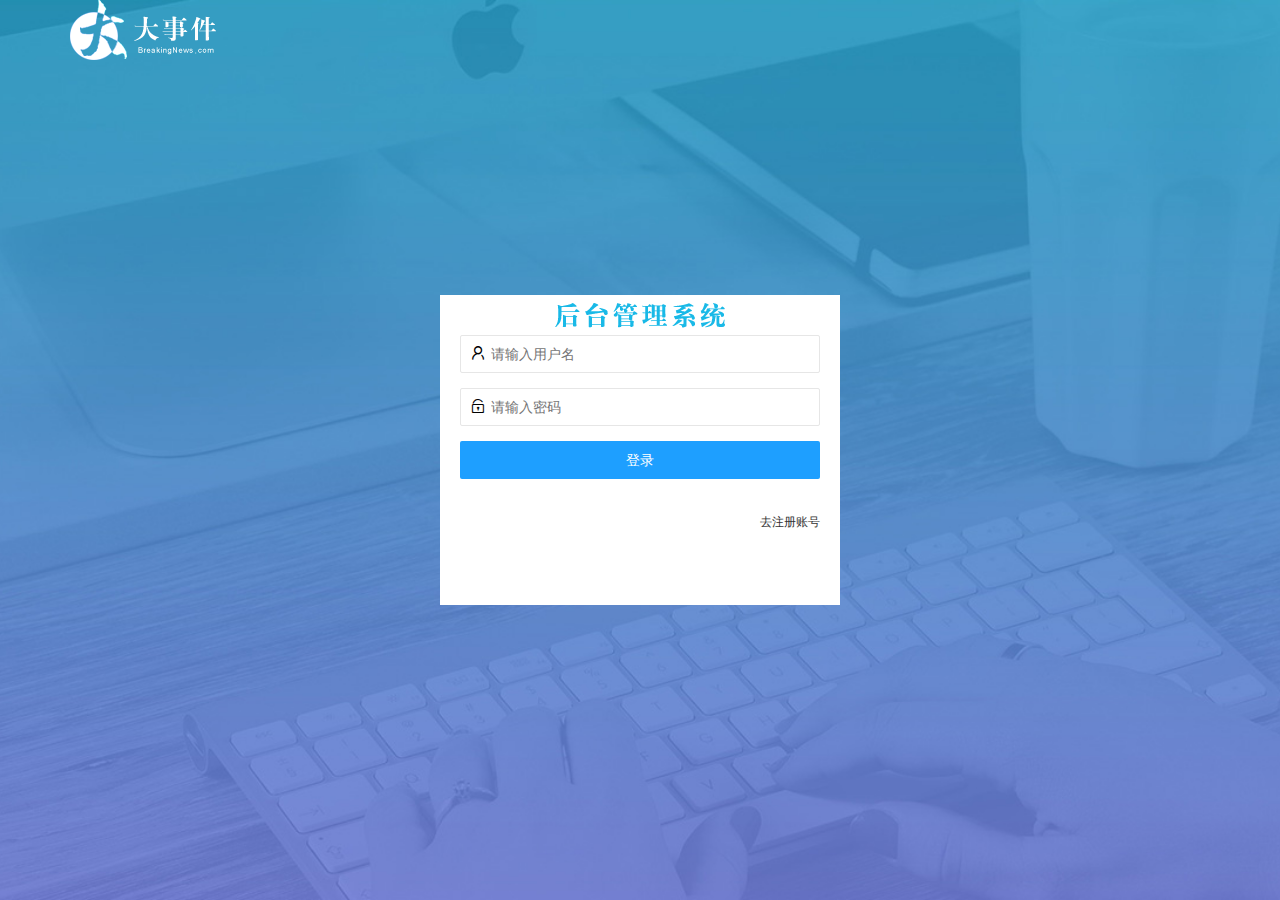
<file: login.html>
<!DOCTYPE html>
<html lang="en">
<head>
    <meta charset="UTF-8">
    <meta http-equiv="X-UA-Compatible" content="IE=edge">
    <meta name="viewport" content="width=device-width, initial-scale=1.0">
    <meta http-equiv="Access-Control-Allow-Origin" content="*">
    <title>大事件-登录-注册</title>
    <link rel="stylesheet" href="/assets/css/login.css">
    <link rel="stylesheet" href="/assets/lib/layui/css/layui.css">
    <script src="/assets/lib/layui/layui.all.js"></script>
    <script src="/assets/lib/jquery.js"></script>
    <script src="assets/js/baseApi.js"></script>
    <script src="/assets/js/login.js"></script>
   
</head>
</head>
<body>
    <!-- 头部的logo -->
    <div class="layui-main"><img src="/code/assets/images/logo.png" alt=""></div>
    <!-- 登录版心 -->
    <div class="loginandregbox">
        <div class="title-box"></div>
        <!-- 登录的div -->
        <div class="login-box">
            <form class="layui-form" action="">
                <div class="layui-form-item">
                    <i class="layui-icon layui-icon-username "></i>  
                    <input type="text" name="username" required  lay-verify="required" placeholder="请输入用户名" autocomplete="off" class="layui-input">
                </div>
                <div class="layui-form-item">
                    <i class="layui-icon layui-icon-password"></i>  
                    <input type="password" name="password" required  lay-verify="required|pwd" placeholder="请输入密码" autocomplete="off" class="layui-input">
                </div>
                <div class="layui-form-item">
                    <button class="layui-btn layui-btn-normal layui-btn-fluid" lay-submit >登录</button>
               
                </div>
                <div class="layui-form-item links">
                    <a href="javascript:;" id="link_reg">去注册账号</a>
                </div>
                </form>
            
        </div>
        <!-- 注册的div -->
        <div class="reg-box">
            <form class="layui-form" action="" id="form-reg">
                <div class="layui-form-item">
                    <i class="layui-icon layui-icon-username "></i>  
                    <input type="text" name="username" required  lay-verify="required" placeholder="请输入用户名" autocomplete="off" class="layui-input">
                </div>
                <div class="layui-form-item">
                    <i class="layui-icon layui-icon-password"></i>  
                    <input type="password" name="password" required  lay-verify="required|pwd" placeholder="请输入密码" autocomplete="off" class="layui-input">
                </div>
                <div class="layui-form-item">
                    <i class="layui-icon layui-icon-password"></i>  
                    <input type="password" name="repassword" required  lay-verify="required|pwd|repwd" placeholder="请输入密码" autocomplete="off" class="layui-input">
                </div>
                <div class="layui-form-item">
                    <button class="layui-btn layui-btn-normal layui-btn-fluid" lay-submit >注册</button>
               
                </div>
                <div class="layui-form-item links">
                    <a href="javascript:;" id="link_login">去登录</a>
                </div>
                </form>
            
        </div>
    </div>

</body>
</html>
</file>
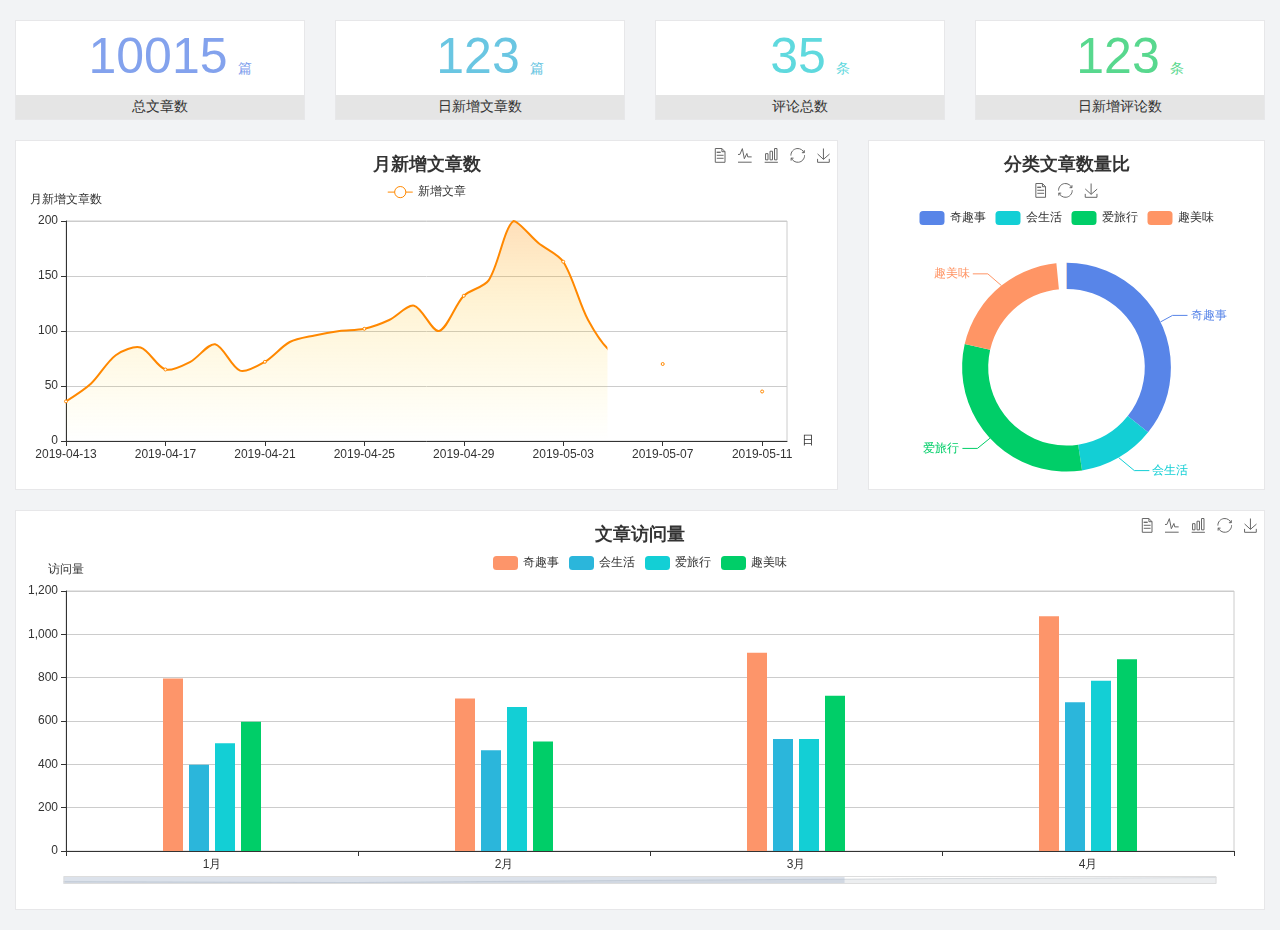
<file: home/dashboard.html>
<!DOCTYPE html>
<html lang="en">

<head>
  <meta charset="UTF-8">
  <meta name="viewport" content="width=device-width, initial-scale=1.0">
  <meta http-equiv="X-UA-Compatible" content="ie=edge">
  <title>图表统计</title>
  <link rel="stylesheet" href="../../assets/lib/bootstrap.css" />
  <link rel="stylesheet" href="../../assets/lib/main.css" />
  <script src="../../assets/lib/jquery.js"></script>
  <script type="text/javascript" src="../../assets/lib/echarts.min.js"></script>
</head>

<body>
  <div class="container-fluid">
    <div class="row spannel_list">
      <div class="col-sm-3 col-xs-6">
        <div class="spannel">
          <em>10015</em><span>篇</span>
          <b>总文章数</b>
        </div>
      </div>
      <div class="col-sm-3 col-xs-6">
        <div class="spannel scolor01">
          <em>123</em><span>篇</span>
          <b>日新增文章数</b>
        </div>
      </div>
      <div class="col-sm-3 col-xs-6">
        <div class="spannel scolor02">
          <em>35</em><span>条</span>
          <b>评论总数</b>
        </div>
      </div>
      <div class="col-sm-3 col-xs-6">
        <div class="spannel scolor03">
          <em>123</em><span>条</span>
          <b>日新增评论数</b>
        </div>
      </div>
    </div>
  </div>

  <div class="container-fluid">
    <div class="row curve-pie">
      <div class="col-lg-8 col-md-8">
        <div class="gragh_pannel" id="curve_show"></div>
      </div>
      <div class="col-lg-4 col-md-4">
        <div class="gragh_pannel" id="pie_show"></div>
      </div>
    </div>
  </div>

  <div class="container-fluid">
    <div class="column_pannel" id="column_show"></div>
  </div>

  <script>
    var oChart = echarts.init(document.getElementById('curve_show'));
    var aList_all = [
      { 'count': 36, 'date': '2019-04-13' },
      { 'count': 52, 'date': '2019-04-14' },
      { 'count': 78, 'date': '2019-04-15' },
      { 'count': 85, 'date': '2019-04-16' },
      { 'count': 65, 'date': '2019-04-17' },
      { 'count': 72, 'date': '2019-04-18' },
      { 'count': 88, 'date': '2019-04-19' },
      { 'count': 64, 'date': '2019-04-20' },
      { 'count': 72, 'date': '2019-04-21' },
      { 'count': 90, 'date': '2019-04-22' },
      { 'count': 96, 'date': '2019-04-23' },
      { 'count': 100, 'date': '2019-04-24' },
      { 'count': 102, 'date': '2019-04-25' },
      { 'count': 110, 'date': '2019-04-26' },
      { 'count': 123, 'date': '2019-04-27' },
      { 'count': 100, 'date': '2019-04-28' },
      { 'count': 132, 'date': '2019-04-29' },
      { 'count': 146, 'date': '2019-04-30' },
      { 'count': 200, 'date': '2019-05-01' },
      { 'count': 180, 'date': '2019-05-02' },
      { 'count': 163, 'date': '2019-05-03' },
      { 'count': 110, 'date': '2019-05-04' },
      { 'count': 80, 'date': '2019-05-05' },
      { 'count': 82, 'date': '2019-05-06' },
      { 'count': 70, 'date': '2019-05-07' },
      { 'count': 65, 'date': '2019-05-08' },
      { 'count': 54, 'date': '2019-05-09' },
      { 'count': 40, 'date': '2019-05-10' },
      { 'count': 45, 'date': '2019-05-11' },
      { 'count': 38, 'date': '2019-05-12' },
    ];

    let aCount = [];
    let aDate = [];

    for (var i = 0; i < aList_all.length; i++) {
      aCount.push(aList_all[i].count);
      aDate.push(aList_all[i].date);
    }

    var chartopt = {
      title: {
        text: '月新增文章数',
        left: 'center',
        top: '10'
      },
      tooltip: {
        trigger: 'axis'
      },
      legend: {
        data: ['新增文章'],
        top: '40'
      },
      toolbox: {
        show: true,
        feature: {
          mark: { show: true },
          dataView: { show: true, readOnly: false },
          magicType: { show: true, type: ['line', 'bar'] },
          restore: { show: true },
          saveAsImage: { show: true }
        }
      },
      calculable: true,
      xAxis: [
        {
          name: '日',
          type: 'category',
          boundaryGap: false,
          data: aDate
        }
      ],
      yAxis: [
        {
          name: '月新增文章数',
          type: 'value'
        }
      ],
      series: [
        {
          name: '新增文章',
          type: 'line',
          smooth: true,
          itemStyle: { normal: { areaStyle: { type: 'default' }, color: '#f80' }, lineStyle: { color: '#f80' } },
          data: aCount
        }],
      areaStyle: {
        normal: {
          color: new echarts.graphic.LinearGradient(0, 0, 0, 1, [{
            offset: 0,
            color: 'rgba(255,136,0,0.39)'
          }, {
            offset: .34,
            color: 'rgba(255,180,0,0.25)'
          }, {
            offset: 1,
            color: 'rgba(255,222,0,0.00)'
          }])

        }
      },
      grid: {
        show: true,
        x: 50,
        x2: 50,
        y: 80,
        height: 220
      }
    };

    oChart.setOption(chartopt);


    var oPie = echarts.init(document.getElementById('pie_show'));
    var oPieopt =
    {
      title: {
        top: 10,
        text: '分类文章数量比',
        x: 'center'
      },
      tooltip: {
        trigger: 'item',
        formatter: "{a} <br/>{b} : {c} ({d}%)"
      },
      color: ['#5885e8', '#13cfd5', '#00ce68', '#ff9565'],
      legend: {
        x: 'center',
        top: 65,
        data: ['奇趣事', '会生活', '爱旅行', '趣美味']
      },
      toolbox: {
        show: true,
        x: 'center',
        top: 35,
        feature: {
          mark: { show: true },
          dataView: { show: true, readOnly: false },
          magicType: {
            show: true,
            type: ['pie', 'funnel'],
            option: {
              funnel: {
                x: '25%',
                width: '50%',
                funnelAlign: 'left',
                max: 1548
              }
            }
          },
          restore: { show: true },
          saveAsImage: { show: true }
        }
      },
      calculable: true,
      series: [
        {
          name: '访问来源',
          type: 'pie',
          radius: ['45%', '60%'],
          center: ['50%', '65%'],
          data: [
            { value: 300, name: '奇趣事' },
            { value: 100, name: '会生活' },
            { value: 260, name: '爱旅行' },
            { value: 180, name: '趣美味' }
          ]
        }
      ]
    };
    oPie.setOption(oPieopt);



    var oColumn = this.echarts.init(document.getElementById('column_show'));
    var oColumnopt =
    {
      title: {
        text: '文章访问量',
        left: 'center',
        top: '10'
      },
      tooltip: {
        trigger: 'axis'
      },
      legend: {
        data: ['奇趣事', '会生活', '爱旅行', '趣美味'],
        top: '40'
      },
      toolbox: {
        show: true,
        feature: {
          mark: { show: true },
          dataView: { show: true, readOnly: false },
          magicType: { show: true, type: ['line', 'bar'] },
          restore: { show: true },
          saveAsImage: { show: true }
        }
      },
      calculable: true,
      xAxis: [
        {
          type: 'category',
          data: ['1月', '2月', '3月', '4月', '5月']
        }
      ],
      yAxis: [
        {
          name: '访问量',
          type: 'value'
        }
      ],
      series: [
        {
          name: '奇趣事',
          type: 'bar',
          barWidth: 20,
          itemStyle: {
            normal: { areaStyle: { type: 'default' }, color: '#fd956a' }
          },
          data: [800, 708, 920, 1090, 1200]
        },
        {
          name: '会生活',
          type: 'bar',
          barWidth: 20,
          itemStyle: {
            normal: { areaStyle: { type: 'default' }, color: '#2bb6db' }
          },
          data: [400, 468, 520, 690, 800]
        },
        {
          name: '爱旅行',
          type: 'bar',
          barWidth: 20,
          itemStyle: {
            normal: { areaStyle: { type: 'default' }, color: '#13cfd5' }
          },
          data: [500, 668, 520, 790, 900]
        },
        {
          name: '趣美味',
          type: 'bar',
          barWidth: 20,
          itemStyle: {
            normal: { areaStyle: { type: 'default' }, color: '#00ce68' }
          },
          data: [600, 508, 720, 890, 1000]
        }
      ],
      grid: {
        show: true,
        x: 50,
        x2: 30,
        y: 80,
        height: 260
      },
      dataZoom: [//给x轴设置滚动条
        {
          start: 0,//默认为0
          end: 100 - 1000 / 31,//默认为100
          type: 'slider',
          show: true,
          xAxisIndex: [0],
          handleSize: 0,//滑动条的 左右2个滑动条的大小
          height: 8,//组件高度
          left: 45, //左边的距离
          right: 50,//右边的距离
          bottom: 26,//右边的距离
          handleColor: '#ddd',//h滑动图标的颜色
          handleStyle: {
            borderColor: "#cacaca",
            borderWidth: "1",
            shadowBlur: 2,
            background: "#ddd",
            shadowColor: "#ddd",
          }
        }]
    };
    oColumn.setOption(oColumnopt);
  </script>
</body>

</html>
</file>
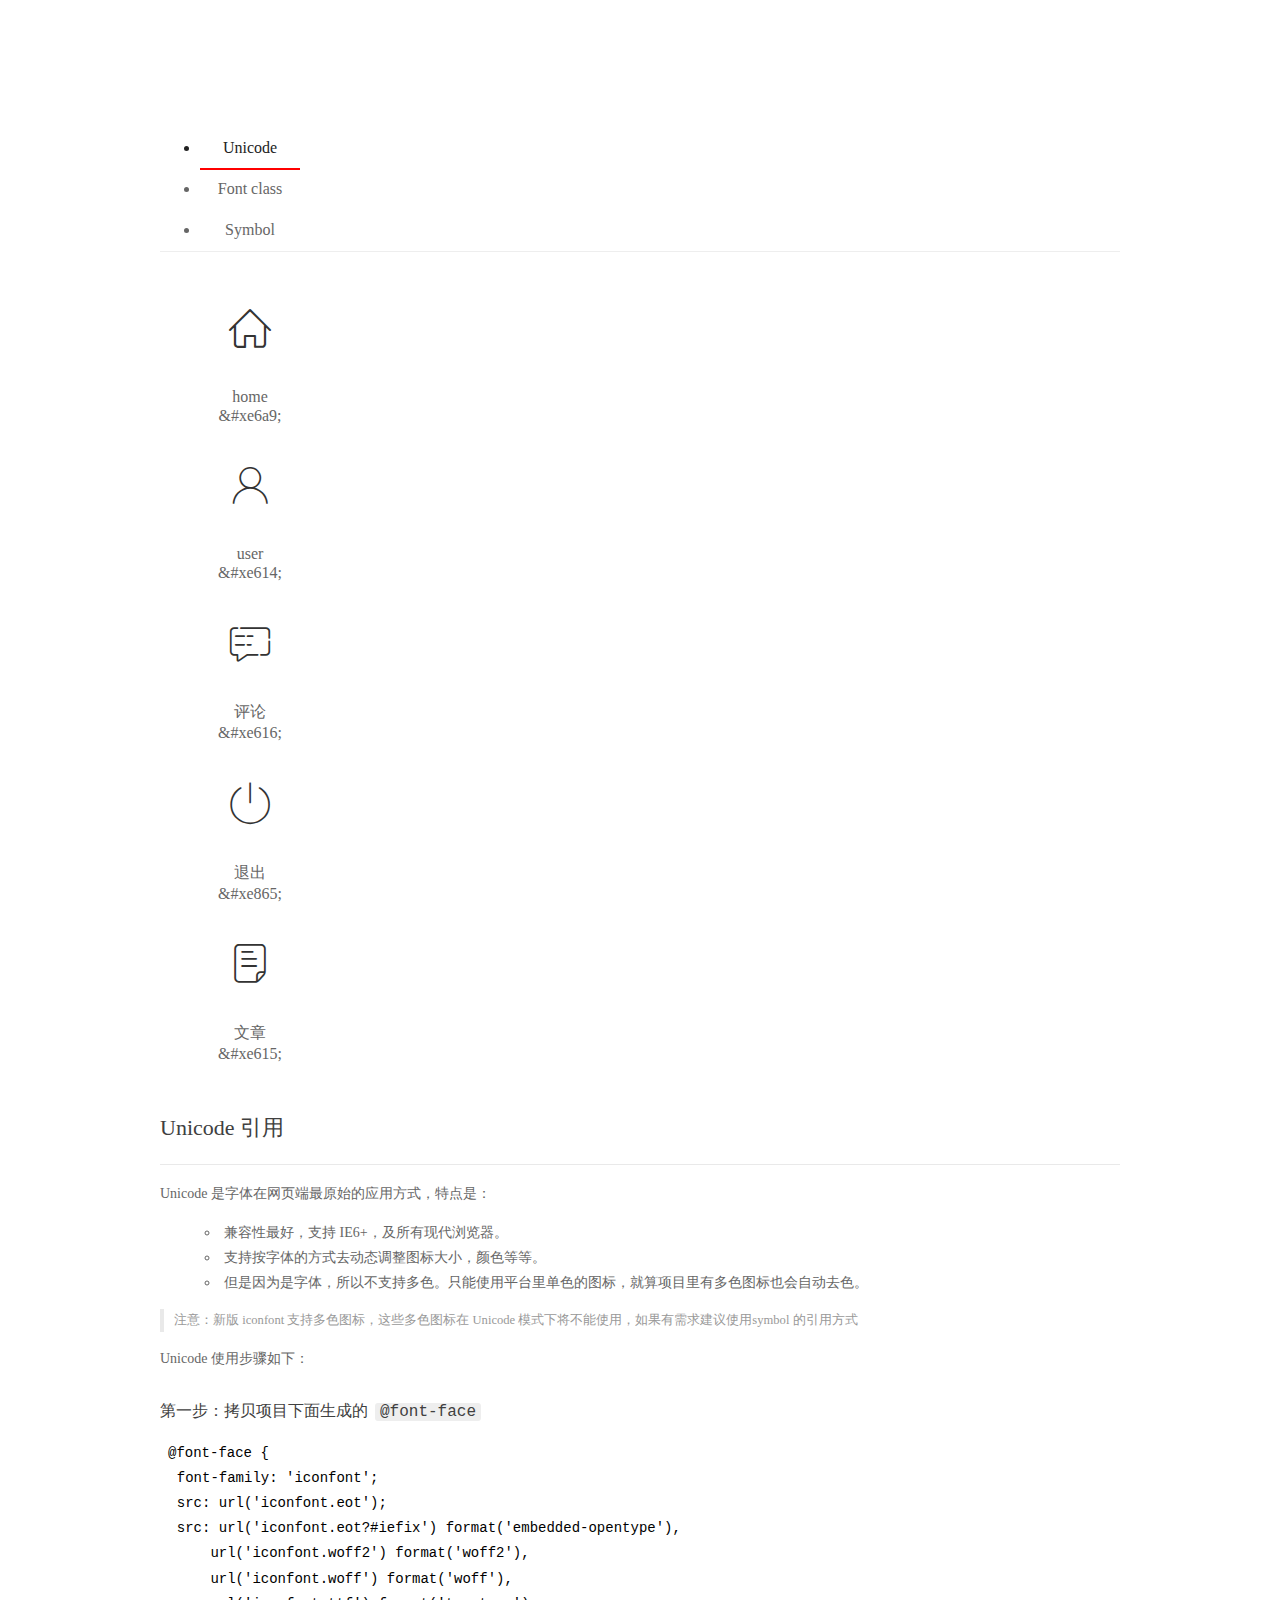
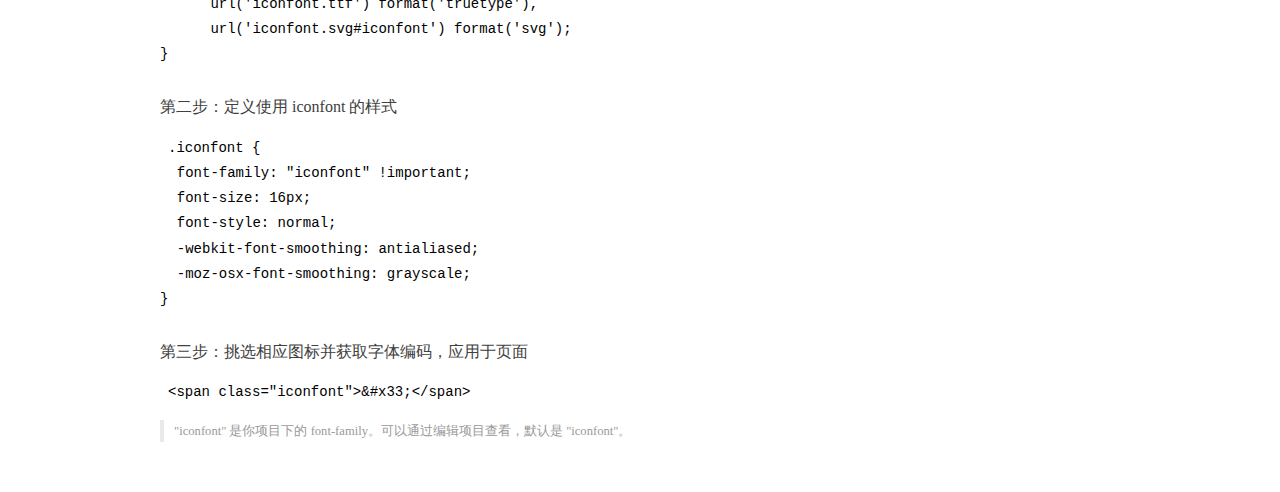
<file: assets/fonts/demo_index.html>
<!DOCTYPE html>
<html>
<head>
  <meta charset="utf-8"/>
  <title>IconFont Demo</title>
  <link rel="shortcut icon" href="https://gtms04.alicdn.com/tps/i4/TB1_oz6GVXXXXaFXpXXJDFnIXXX-64-64.ico" type="image/x-icon"/>
  <link rel="stylesheet" href="https://g.alicdn.com/thx/cube/1.3.2/cube.min.css">
  <link rel="stylesheet" href="demo.css">
  <link rel="stylesheet" href="iconfont.css">
  <script src="iconfont.js"></script>
  <!-- jQuery -->
  <script src="https://a1.alicdn.com/oss/uploads/2018/12/26/7bfddb60-08e8-11e9-9b04-53e73bb6408b.js"></script>
  <!-- 代码高亮 -->
  <script src="https://a1.alicdn.com/oss/uploads/2018/12/26/a3f714d0-08e6-11e9-8a15-ebf944d7534c.js"></script>
</head>
<body>
  <div class="main">
    <h1 class="logo"><a href="https://www.iconfont.cn/" title="iconfont 首页" target="_blank">&#xe86b;</a></h1>
    <div class="nav-tabs">
      <ul id="tabs" class="dib-box">
        <li class="dib active"><span>Unicode</span></li>
        <li class="dib"><span>Font class</span></li>
        <li class="dib"><span>Symbol</span></li>
      </ul>
      
    </div>
    <div class="tab-container">
      <div class="content unicode" style="display: block;">
          <ul class="icon_lists dib-box">
          
            <li class="dib">
              <span class="icon iconfont">&#xe6a9;</span>
                <div class="name">home</div>
                <div class="code-name">&amp;#xe6a9;</div>
              </li>
          
            <li class="dib">
              <span class="icon iconfont">&#xe614;</span>
                <div class="name">user</div>
                <div class="code-name">&amp;#xe614;</div>
              </li>
          
            <li class="dib">
              <span class="icon iconfont">&#xe616;</span>
                <div class="name">评论</div>
                <div class="code-name">&amp;#xe616;</div>
              </li>
          
            <li class="dib">
              <span class="icon iconfont">&#xe865;</span>
                <div class="name">退出</div>
                <div class="code-name">&amp;#xe865;</div>
              </li>
          
            <li class="dib">
              <span class="icon iconfont">&#xe615;</span>
                <div class="name">文章</div>
                <div class="code-name">&amp;#xe615;</div>
              </li>
          
          </ul>
          <div class="article markdown">
          <h2 id="unicode-">Unicode 引用</h2>
          <hr>

          <p>Unicode 是字体在网页端最原始的应用方式，特点是：</p>
          <ul>
            <li>兼容性最好，支持 IE6+，及所有现代浏览器。</li>
            <li>支持按字体的方式去动态调整图标大小，颜色等等。</li>
            <li>但是因为是字体，所以不支持多色。只能使用平台里单色的图标，就算项目里有多色图标也会自动去色。</li>
          </ul>
          <blockquote>
            <p>注意：新版 iconfont 支持多色图标，这些多色图标在 Unicode 模式下将不能使用，如果有需求建议使用symbol 的引用方式</p>
          </blockquote>
          <p>Unicode 使用步骤如下：</p>
          <h3 id="-font-face">第一步：拷贝项目下面生成的 <code>@font-face</code></h3>
<pre><code class="language-css"
>@font-face {
  font-family: 'iconfont';
  src: url('iconfont.eot');
  src: url('iconfont.eot?#iefix') format('embedded-opentype'),
      url('iconfont.woff2') format('woff2'),
      url('iconfont.woff') format('woff'),
      url('iconfont.ttf') format('truetype'),
      url('iconfont.svg#iconfont') format('svg');
}
</code></pre>
          <h3 id="-iconfont-">第二步：定义使用 iconfont 的样式</h3>
<pre><code class="language-css"
>.iconfont {
  font-family: "iconfont" !important;
  font-size: 16px;
  font-style: normal;
  -webkit-font-smoothing: antialiased;
  -moz-osx-font-smoothing: grayscale;
}
</code></pre>
          <h3 id="-">第三步：挑选相应图标并获取字体编码，应用于页面</h3>
<pre>
<code class="language-html"
>&lt;span class="iconfont"&gt;&amp;#x33;&lt;/span&gt;
</code></pre>
          <blockquote>
            <p>"iconfont" 是你项目下的 font-family。可以通过编辑项目查看，默认是 "iconfont"。</p>
          </blockquote>
          </div>
      </div>
      <div class="content font-class">
        <ul class="icon_lists dib-box">
          
          <li class="dib">
            <span class="icon iconfont icon-home"></span>
            <div class="name">
              home
            </div>
            <div class="code-name">.icon-home
            </div>
          </li>
          
          <li class="dib">
            <span class="icon iconfont icon-user"></span>
            <div class="name">
              user
            </div>
            <div class="code-name">.icon-user
            </div>
          </li>
          
          <li class="dib">
            <span class="icon iconfont icon-pinglun"></span>
            <div class="name">
              评论
            </div>
            <div class="code-name">.icon-pinglun
            </div>
          </li>
          
          <li class="dib">
            <span class="icon iconfont icon-tuichu"></span>
            <div class="name">
              退出
            </div>
            <div class="code-name">.icon-tuichu
            </div>
          </li>
          
          <li class="dib">
            <span class="icon iconfont icon-16"></span>
            <div class="name">
              文章
            </div>
            <div class="code-name">.icon-16
            </div>
          </li>
          
        </ul>
        <div class="article markdown">
        <h2 id="font-class-">font-class 引用</h2>
        <hr>

        <p>font-class 是 Unicode 使用方式的一种变种，主要是解决 Unicode 书写不直观，语意不明确的问题。</p>
        <p>与 Unicode 使用方式相比，具有如下特点：</p>
        <ul>
          <li>兼容性良好，支持 IE8+，及所有现代浏览器。</li>
          <li>相比于 Unicode 语意明确，书写更直观。可以很容易分辨这个 icon 是什么。</li>
          <li>因为使用 class 来定义图标，所以当要替换图标时，只需要修改 class 里面的 Unicode 引用。</li>
          <li>不过因为本质上还是使用的字体，所以多色图标还是不支持的。</li>
        </ul>
        <p>使用步骤如下：</p>
        <h3 id="-fontclass-">第一步：引入项目下面生成的 fontclass 代码：</h3>
<pre><code class="language-html">&lt;link rel="stylesheet" href="./iconfont.css"&gt;
</code></pre>
        <h3 id="-">第二步：挑选相应图标并获取类名，应用于页面：</h3>
<pre><code class="language-html">&lt;span class="iconfont icon-xxx"&gt;&lt;/span&gt;
</code></pre>
        <blockquote>
          <p>"
            iconfont" 是你项目下的 font-family。可以通过编辑项目查看，默认是 "iconfont"。</p>
        </blockquote>
      </div>
      </div>
      <div class="content symbol">
          <ul class="icon_lists dib-box">
          
            <li class="dib">
                <svg class="icon svg-icon" aria-hidden="true">
                  <use xlink:href="#icon-home"></use>
                </svg>
                <div class="name">home</div>
                <div class="code-name">#icon-home</div>
            </li>
          
            <li class="dib">
                <svg class="icon svg-icon" aria-hidden="true">
                  <use xlink:href="#icon-user"></use>
                </svg>
                <div class="name">user</div>
                <div class="code-name">#icon-user</div>
            </li>
          
            <li class="dib">
                <svg class="icon svg-icon" aria-hidden="true">
                  <use xlink:href="#icon-pinglun"></use>
                </svg>
                <div class="name">评论</div>
                <div class="code-name">#icon-pinglun</div>
            </li>
          
            <li class="dib">
                <svg class="icon svg-icon" aria-hidden="true">
                  <use xlink:href="#icon-tuichu"></use>
                </svg>
                <div class="name">退出</div>
                <div class="code-name">#icon-tuichu</div>
            </li>
          
            <li class="dib">
                <svg class="icon svg-icon" aria-hidden="true">
                  <use xlink:href="#icon-16"></use>
                </svg>
                <div class="name">文章</div>
                <div class="code-name">#icon-16</div>
            </li>
          
          </ul>
          <div class="article markdown">
          <h2 id="symbol-">Symbol 引用</h2>
          <hr>

          <p>这是一种全新的使用方式，应该说这才是未来的主流，也是平台目前推荐的用法。相关介绍可以参考这篇<a href="">文章</a>
            这种用法其实是做了一个 SVG 的集合，与另外两种相比具有如下特点：</p>
          <ul>
            <li>支持多色图标了，不再受单色限制。</li>
            <li>通过一些技巧，支持像字体那样，通过 <code>font-size</code>, <code>color</code> 来调整样式。</li>
            <li>兼容性较差，支持 IE9+，及现代浏览器。</li>
            <li>浏览器渲染 SVG 的性能一般，还不如 png。</li>
          </ul>
          <p>使用步骤如下：</p>
          <h3 id="-symbol-">第一步：引入项目下面生成的 symbol 代码：</h3>
<pre><code class="language-html">&lt;script src="./iconfont.js"&gt;&lt;/script&gt;
</code></pre>
          <h3 id="-css-">第二步：加入通用 CSS 代码（引入一次就行）：</h3>
<pre><code class="language-html">&lt;style&gt;
.icon {
  width: 1em;
  height: 1em;
  vertical-align: -0.15em;
  fill: currentColor;
  overflow: hidden;
}
&lt;/style&gt;
</code></pre>
          <h3 id="-">第三步：挑选相应图标并获取类名，应用于页面：</h3>
<pre><code class="language-html">&lt;svg class="icon" aria-hidden="true"&gt;
  &lt;use xlink:href="#icon-xxx"&gt;&lt;/use&gt;
&lt;/svg&gt;
</code></pre>
          </div>
      </div>

    </div>
  </div>
  <script>
  $(document).ready(function () {
      $('.tab-container .content:first').show()

      $('#tabs li').click(function (e) {
        var tabContent = $('.tab-container .content')
        var index = $(this).index()

        if ($(this).hasClass('active')) {
          return
        } else {
          $('#tabs li').removeClass('active')
          $(this).addClass('active')

          tabContent.hide().eq(index).fadeIn()
        }
      })
    })
  </script>
</body>
</html>
</file>
<file: assets/css/login.css>
html,body{
    margin:0;
    padding:0;
    height:100%;
    width:100%;
    background-color: red;
    background:url("/code/assets/images/login_bg.jpg") no-repeat center;
    background-size:cover;

}
.loginandregbox{
    width:400px;
    height:310px;
    background-color: #fff; 
    position: absolute;
    left:50%;
    top:50%;
    transform: translate(-50%,-50%);
    
}
.title-box{
    background:url("/code/assets//images/login_title.png") no-repeat center ;
    height:40px;

}
.reg-box{
    display:none;

}
.layui-form{
    margin-left:20px;
    margin-right:20px;
    
}
.links{
    text-align: right;
    font-size:12px;
    padding-top:20px;
}
.layui-form-item{
    position: relative;
}
.layui-icon{
    position: absolute;
    top:10px;
    left:10px;

}

.layui-input{
    padding-left:30px!important;
}
</file>
<file: assets/lib/layui/css/layui.css>
/** layui-v2.5.5 MIT License By https://www.layui.com */
 .layui-inline,img{display:inline-block;vertical-align:middle}h1,h2,h3,h4,h5,h6{font-weight:400}.layui-edge,.layui-header,.layui-inline,.layui-main{position:relative}.layui-body,.layui-edge,.layui-elip{overflow:hidden}.layui-btn,.layui-edge,.layui-inline,img{vertical-align:middle}.layui-btn,.layui-disabled,.layui-icon,.layui-unselect{-moz-user-select:none;-webkit-user-select:none;-ms-user-select:none}.layui-elip,.layui-form-checkbox span,.layui-form-pane .layui-form-label{text-overflow:ellipsis;white-space:nowrap}.layui-breadcrumb,.layui-tree-btnGroup{visibility:hidden}blockquote,body,button,dd,div,dl,dt,form,h1,h2,h3,h4,h5,h6,input,li,ol,p,pre,td,textarea,th,ul{margin:0;padding:0;-webkit-tap-highlight-color:rgba(0,0,0,0)}a:active,a:hover{outline:0}img{border:none}li{list-style:none}table{border-collapse:collapse;border-spacing:0}h4,h5,h6{font-size:100%}button,input,optgroup,option,select,textarea{font-family:inherit;font-size:inherit;font-style:inherit;font-weight:inherit;outline:0}pre{white-space:pre-wrap;white-space:-moz-pre-wrap;white-space:-pre-wrap;white-space:-o-pre-wrap;word-wrap:break-word}body{line-height:24px;font:14px Helvetica Neue,Helvetica,PingFang SC,Tahoma,Arial,sans-serif}hr{height:1px;margin:10px 0;border:0;clear:both}a{color:#333;text-decoration:none}a:hover{color:#777}a cite{font-style:normal;*cursor:pointer}.layui-border-box,.layui-border-box *{box-sizing:border-box}.layui-box,.layui-box *{box-sizing:content-box}.layui-clear{clear:both;*zoom:1}.layui-clear:after{content:'\20';clear:both;*zoom:1;display:block;height:0}.layui-inline{*display:inline;*zoom:1}.layui-edge{display:inline-block;width:0;height:0;border-width:6px;border-style:dashed;border-color:transparent}.layui-edge-top{top:-4px;border-bottom-color:#999;border-bottom-style:solid}.layui-edge-right{border-left-color:#999;border-left-style:solid}.layui-edge-bottom{top:2px;border-top-color:#999;border-top-style:solid}.layui-edge-left{border-right-color:#999;border-right-style:solid}.layui-disabled,.layui-disabled:hover{color:#d2d2d2!important;cursor:not-allowed!important}.layui-circle{border-radius:100%}.layui-show{display:block!important}.layui-hide{display:none!important}@font-face{font-family:layui-icon;src:url(../font/iconfont.eot?v=250);src:url(../font/iconfont.eot?v=250#iefix) format('embedded-opentype'),url(../font/iconfont.woff2?v=250) format('woff2'),url(../font/iconfont.woff?v=250) format('woff'),url(../font/iconfont.ttf?v=250) format('truetype'),url(../font/iconfont.svg?v=250#layui-icon) format('svg')}.layui-icon{font-family:layui-icon!important;font-size:16px;font-style:normal;-webkit-font-smoothing:antialiased;-moz-osx-font-smoothing:grayscale}.layui-icon-reply-fill:before{content:"\e611"}.layui-icon-set-fill:before{content:"\e614"}.layui-icon-menu-fill:before{content:"\e60f"}.layui-icon-search:before{content:"\e615"}.layui-icon-share:before{content:"\e641"}.layui-icon-set-sm:before{content:"\e620"}.layui-icon-engine:before{content:"\e628"}.layui-icon-close:before{content:"\1006"}.layui-icon-close-fill:before{content:"\1007"}.layui-icon-chart-screen:before{content:"\e629"}.layui-icon-star:before{content:"\e600"}.layui-icon-circle-dot:before{content:"\e617"}.layui-icon-chat:before{content:"\e606"}.layui-icon-release:before{content:"\e609"}.layui-icon-list:before{content:"\e60a"}.layui-icon-chart:before{content:"\e62c"}.layui-icon-ok-circle:before{content:"\1005"}.layui-icon-layim-theme:before{content:"\e61b"}.layui-icon-table:before{content:"\e62d"}.layui-icon-right:before{content:"\e602"}.layui-icon-left:before{content:"\e603"}.layui-icon-cart-simple:before{content:"\e698"}.layui-icon-face-cry:before{content:"\e69c"}.layui-icon-face-smile:before{content:"\e6af"}.layui-icon-survey:before{content:"\e6b2"}.layui-icon-tree:before{content:"\e62e"}.layui-icon-upload-circle:before{content:"\e62f"}.layui-icon-add-circle:before{content:"\e61f"}.layui-icon-download-circle:before{content:"\e601"}.layui-icon-templeate-1:before{content:"\e630"}.layui-icon-util:before{content:"\e631"}.layui-icon-face-surprised:before{content:"\e664"}.layui-icon-edit:before{content:"\e642"}.layui-icon-speaker:before{content:"\e645"}.layui-icon-down:before{content:"\e61a"}.layui-icon-file:before{content:"\e621"}.layui-icon-layouts:before{content:"\e632"}.layui-icon-rate-half:before{content:"\e6c9"}.layui-icon-add-circle-fine:before{content:"\e608"}.layui-icon-prev-circle:before{content:"\e633"}.layui-icon-read:before{content:"\e705"}.layui-icon-404:before{content:"\e61c"}.layui-icon-carousel:before{content:"\e634"}.layui-icon-help:before{content:"\e607"}.layui-icon-code-circle:before{content:"\e635"}.layui-icon-water:before{content:"\e636"}.layui-icon-username:before{content:"\e66f"}.layui-icon-find-fill:before{content:"\e670"}.layui-icon-about:before{content:"\e60b"}.layui-icon-location:before{content:"\e715"}.layui-icon-up:before{content:"\e619"}.layui-icon-pause:before{content:"\e651"}.layui-icon-date:before{content:"\e637"}.layui-icon-layim-uploadfile:before{content:"\e61d"}.layui-icon-delete:before{content:"\e640"}.layui-icon-play:before{content:"\e652"}.layui-icon-top:before{content:"\e604"}.layui-icon-friends:before{content:"\e612"}.layui-icon-refresh-3:before{content:"\e9aa"}.layui-icon-ok:before{content:"\e605"}.layui-icon-layer:before{content:"\e638"}.layui-icon-face-smile-fine:before{content:"\e60c"}.layui-icon-dollar:before{content:"\e659"}.layui-icon-group:before{content:"\e613"}.layui-icon-layim-download:before{content:"\e61e"}.layui-icon-picture-fine:before{content:"\e60d"}.layui-icon-link:before{content:"\e64c"}.layui-icon-diamond:before{content:"\e735"}.layui-icon-log:before{content:"\e60e"}.layui-icon-rate-solid:before{content:"\e67a"}.layui-icon-fonts-del:before{content:"\e64f"}.layui-icon-unlink:before{content:"\e64d"}.layui-icon-fonts-clear:before{content:"\e639"}.layui-icon-triangle-r:before{content:"\e623"}.layui-icon-circle:before{content:"\e63f"}.layui-icon-radio:before{content:"\e643"}.layui-icon-align-center:before{content:"\e647"}.layui-icon-align-right:before{content:"\e648"}.layui-icon-align-left:before{content:"\e649"}.layui-icon-loading-1:before{content:"\e63e"}.layui-icon-return:before{content:"\e65c"}.layui-icon-fonts-strong:before{content:"\e62b"}.layui-icon-upload:before{content:"\e67c"}.layui-icon-dialogue:before{content:"\e63a"}.layui-icon-video:before{content:"\e6ed"}.layui-icon-headset:before{content:"\e6fc"}.layui-icon-cellphone-fine:before{content:"\e63b"}.layui-icon-add-1:before{content:"\e654"}.layui-icon-face-smile-b:before{content:"\e650"}.layui-icon-fonts-html:before{content:"\e64b"}.layui-icon-form:before{content:"\e63c"}.layui-icon-cart:before{content:"\e657"}.layui-icon-camera-fill:before{content:"\e65d"}.layui-icon-tabs:before{content:"\e62a"}.layui-icon-fonts-code:before{content:"\e64e"}.layui-icon-fire:before{content:"\e756"}.layui-icon-set:before{content:"\e716"}.layui-icon-fonts-u:before{content:"\e646"}.layui-icon-triangle-d:before{content:"\e625"}.layui-icon-tips:before{content:"\e702"}.layui-icon-picture:before{content:"\e64a"}.layui-icon-more-vertical:before{content:"\e671"}.layui-icon-flag:before{content:"\e66c"}.layui-icon-loading:before{content:"\e63d"}.layui-icon-fonts-i:before{content:"\e644"}.layui-icon-refresh-1:before{content:"\e666"}.layui-icon-rmb:before{content:"\e65e"}.layui-icon-home:before{content:"\e68e"}.layui-icon-user:before{content:"\e770"}.layui-icon-notice:before{content:"\e667"}.layui-icon-login-weibo:before{content:"\e675"}.layui-icon-voice:before{content:"\e688"}.layui-icon-upload-drag:before{content:"\e681"}.layui-icon-login-qq:before{content:"\e676"}.layui-icon-snowflake:before{content:"\e6b1"}.layui-icon-file-b:before{content:"\e655"}.layui-icon-template:before{content:"\e663"}.layui-icon-auz:before{content:"\e672"}.layui-icon-console:before{content:"\e665"}.layui-icon-app:before{content:"\e653"}.layui-icon-prev:before{content:"\e65a"}.layui-icon-website:before{content:"\e7ae"}.layui-icon-next:before{content:"\e65b"}.layui-icon-component:before{content:"\e857"}.layui-icon-more:before{content:"\e65f"}.layui-icon-login-wechat:before{content:"\e677"}.layui-icon-shrink-right:before{content:"\e668"}.layui-icon-spread-left:before{content:"\e66b"}.layui-icon-camera:before{content:"\e660"}.layui-icon-note:before{content:"\e66e"}.layui-icon-refresh:before{content:"\e669"}.layui-icon-female:before{content:"\e661"}.layui-icon-male:before{content:"\e662"}.layui-icon-password:before{content:"\e673"}.layui-icon-senior:before{content:"\e674"}.layui-icon-theme:before{content:"\e66a"}.layui-icon-tread:before{content:"\e6c5"}.layui-icon-praise:before{content:"\e6c6"}.layui-icon-star-fill:before{content:"\e658"}.layui-icon-rate:before{content:"\e67b"}.layui-icon-template-1:before{content:"\e656"}.layui-icon-vercode:before{content:"\e679"}.layui-icon-cellphone:before{content:"\e678"}.layui-icon-screen-full:before{content:"\e622"}.layui-icon-screen-restore:before{content:"\e758"}.layui-icon-cols:before{content:"\e610"}.layui-icon-export:before{content:"\e67d"}.layui-icon-print:before{content:"\e66d"}.layui-icon-slider:before{content:"\e714"}.layui-icon-addition:before{content:"\e624"}.layui-icon-subtraction:before{content:"\e67e"}.layui-icon-service:before{content:"\e626"}.layui-icon-transfer:before{content:"\e691"}.layui-main{width:1140px;margin:0 auto}.layui-header{z-index:1000;height:60px}.layui-header a:hover{transition:all .5s;-webkit-transition:all .5s}.layui-side{position:fixed;left:0;top:0;bottom:0;z-index:999;width:200px;overflow-x:hidden}.layui-side-scroll{position:relative;width:220px;height:100%;overflow-x:hidden}.layui-body{position:absolute;left:200px;right:0;top:0;bottom:0;z-index:998;width:auto;overflow-y:auto;box-sizing:border-box}.layui-layout-body{overflow:hidden}.layui-layout-admin .layui-header{background-color:#23262E}.layui-layout-admin .layui-side{top:60px;width:200px;overflow-x:hidden}.layui-layout-admin .layui-body{position:fixed;top:60px;bottom:44px}.layui-layout-admin .layui-main{width:auto;margin:0 15px}.layui-layout-admin .layui-footer{position:fixed;left:200px;right:0;bottom:0;height:44px;line-height:44px;padding:0 15px;background-color:#eee}.layui-layout-admin .layui-logo{position:absolute;left:0;top:0;width:200px;height:100%;line-height:60px;text-align:center;color:#009688;font-size:16px}.layui-layout-admin .layui-header .layui-nav{background:0 0}.layui-layout-left{position:absolute!important;left:200px;top:0}.layui-layout-right{position:absolute!important;right:0;top:0}.layui-container{position:relative;margin:0 auto;padding:0 15px;box-sizing:border-box}.layui-fluid{position:relative;margin:0 auto;padding:0 15px}.layui-row:after,.layui-row:before{content:'';display:block;clear:both}.layui-col-lg1,.layui-col-lg10,.layui-col-lg11,.layui-col-lg12,.layui-col-lg2,.layui-col-lg3,.layui-col-lg4,.layui-col-lg5,.layui-col-lg6,.layui-col-lg7,.layui-col-lg8,.layui-col-lg9,.layui-col-md1,.layui-col-md10,.layui-col-md11,.layui-col-md12,.layui-col-md2,.layui-col-md3,.layui-col-md4,.layui-col-md5,.layui-col-md6,.layui-col-md7,.layui-col-md8,.layui-col-md9,.layui-col-sm1,.layui-col-sm10,.layui-col-sm11,.layui-col-sm12,.layui-col-sm2,.layui-col-sm3,.layui-col-sm4,.layui-col-sm5,.layui-col-sm6,.layui-col-sm7,.layui-col-sm8,.layui-col-sm9,.layui-col-xs1,.layui-col-xs10,.layui-col-xs11,.layui-col-xs12,.layui-col-xs2,.layui-col-xs3,.layui-col-xs4,.layui-col-xs5,.layui-col-xs6,.layui-col-xs7,.layui-col-xs8,.layui-col-xs9{position:relative;display:block;box-sizing:border-box}.layui-col-xs1,.layui-col-xs10,.layui-col-xs11,.layui-col-xs12,.layui-col-xs2,.layui-col-xs3,.layui-col-xs4,.layui-col-xs5,.layui-col-xs6,.layui-col-xs7,.layui-col-xs8,.layui-col-xs9{float:left}.layui-col-xs1{width:8.33333333%}.layui-col-xs2{width:16.66666667%}.layui-col-xs3{width:25%}.layui-col-xs4{width:33.33333333%}.layui-col-xs5{width:41.66666667%}.layui-col-xs6{width:50%}.layui-col-xs7{width:58.33333333%}.layui-col-xs8{width:66.66666667%}.layui-col-xs9{width:75%}.layui-col-xs10{width:83.33333333%}.layui-col-xs11{width:91.66666667%}.layui-col-xs12{width:100%}.layui-col-xs-offset1{margin-left:8.33333333%}.layui-col-xs-offset2{margin-left:16.66666667%}.layui-col-xs-offset3{margin-left:25%}.layui-col-xs-offset4{margin-left:33.33333333%}.layui-col-xs-offset5{margin-left:41.66666667%}.layui-col-xs-offset6{margin-left:50%}.layui-col-xs-offset7{margin-left:58.33333333%}.layui-col-xs-offset8{margin-left:66.66666667%}.layui-col-xs-offset9{margin-left:75%}.layui-col-xs-offset10{margin-left:83.33333333%}.layui-col-xs-offset11{margin-left:91.66666667%}.layui-col-xs-offset12{margin-left:100%}@media screen and (max-width:768px){.layui-hide-xs{display:none!important}.layui-show-xs-block{display:block!important}.layui-show-xs-inline{display:inline!important}.layui-show-xs-inline-block{display:inline-block!important}}@media screen and (min-width:768px){.layui-container{width:750px}.layui-hide-sm{display:none!important}.layui-show-sm-block{display:block!important}.layui-show-sm-inline{display:inline!important}.layui-show-sm-inline-block{display:inline-block!important}.layui-col-sm1,.layui-col-sm10,.layui-col-sm11,.layui-col-sm12,.layui-col-sm2,.layui-col-sm3,.layui-col-sm4,.layui-col-sm5,.layui-col-sm6,.layui-col-sm7,.layui-col-sm8,.layui-col-sm9{float:left}.layui-col-sm1{width:8.33333333%}.layui-col-sm2{width:16.66666667%}.layui-col-sm3{width:25%}.layui-col-sm4{width:33.33333333%}.layui-col-sm5{width:41.66666667%}.layui-col-sm6{width:50%}.layui-col-sm7{width:58.33333333%}.layui-col-sm8{width:66.66666667%}.layui-col-sm9{width:75%}.layui-col-sm10{width:83.33333333%}.layui-col-sm11{width:91.66666667%}.layui-col-sm12{width:100%}.layui-col-sm-offset1{margin-left:8.33333333%}.layui-col-sm-offset2{margin-left:16.66666667%}.layui-col-sm-offset3{margin-left:25%}.layui-col-sm-offset4{margin-left:33.33333333%}.layui-col-sm-offset5{margin-left:41.66666667%}.layui-col-sm-offset6{margin-left:50%}.layui-col-sm-offset7{margin-left:58.33333333%}.layui-col-sm-offset8{margin-left:66.66666667%}.layui-col-sm-offset9{margin-left:75%}.layui-col-sm-offset10{margin-left:83.33333333%}.layui-col-sm-offset11{margin-left:91.66666667%}.layui-col-sm-offset12{margin-left:100%}}@media screen and (min-width:992px){.layui-container{width:970px}.layui-hide-md{display:none!important}.layui-show-md-block{display:block!important}.layui-show-md-inline{display:inline!important}.layui-show-md-inline-block{display:inline-block!important}.layui-col-md1,.layui-col-md10,.layui-col-md11,.layui-col-md12,.layui-col-md2,.layui-col-md3,.layui-col-md4,.layui-col-md5,.layui-col-md6,.layui-col-md7,.layui-col-md8,.layui-col-md9{float:left}.layui-col-md1{width:8.33333333%}.layui-col-md2{width:16.66666667%}.layui-col-md3{width:25%}.layui-col-md4{width:33.33333333%}.layui-col-md5{width:41.66666667%}.layui-col-md6{width:50%}.layui-col-md7{width:58.33333333%}.layui-col-md8{width:66.66666667%}.layui-col-md9{width:75%}.layui-col-md10{width:83.33333333%}.layui-col-md11{width:91.66666667%}.layui-col-md12{width:100%}.layui-col-md-offset1{margin-left:8.33333333%}.layui-col-md-offset2{margin-left:16.66666667%}.layui-col-md-offset3{margin-left:25%}.layui-col-md-offset4{margin-left:33.33333333%}.layui-col-md-offset5{margin-left:41.66666667%}.layui-col-md-offset6{margin-left:50%}.layui-col-md-offset7{margin-left:58.33333333%}.layui-col-md-offset8{margin-left:66.66666667%}.layui-col-md-offset9{margin-left:75%}.layui-col-md-offset10{margin-left:83.33333333%}.layui-col-md-offset11{margin-left:91.66666667%}.layui-col-md-offset12{margin-left:100%}}@media screen and (min-width:1200px){.layui-container{width:1170px}.layui-hide-lg{display:none!important}.layui-show-lg-block{display:block!important}.layui-show-lg-inline{display:inline!important}.layui-show-lg-inline-block{display:inline-block!important}.layui-col-lg1,.layui-col-lg10,.layui-col-lg11,.layui-col-lg12,.layui-col-lg2,.layui-col-lg3,.layui-col-lg4,.layui-col-lg5,.layui-col-lg6,.layui-col-lg7,.layui-col-lg8,.layui-col-lg9{float:left}.layui-col-lg1{width:8.33333333%}.layui-col-lg2{width:16.66666667%}.layui-col-lg3{width:25%}.layui-col-lg4{width:33.33333333%}.layui-col-lg5{width:41.66666667%}.layui-col-lg6{width:50%}.layui-col-lg7{width:58.33333333%}.layui-col-lg8{width:66.66666667%}.layui-col-lg9{width:75%}.layui-col-lg10{width:83.33333333%}.layui-col-lg11{width:91.66666667%}.layui-col-lg12{width:100%}.layui-col-lg-offset1{margin-left:8.33333333%}.layui-col-lg-offset2{margin-left:16.66666667%}.layui-col-lg-offset3{margin-left:25%}.layui-col-lg-offset4{margin-left:33.33333333%}.layui-col-lg-offset5{margin-left:41.66666667%}.layui-col-lg-offset6{margin-left:50%}.layui-col-lg-offset7{margin-left:58.33333333%}.layui-col-lg-offset8{margin-left:66.66666667%}.layui-col-lg-offset9{margin-left:75%}.layui-col-lg-offset10{margin-left:83.33333333%}.layui-col-lg-offset11{margin-left:91.66666667%}.layui-col-lg-offset12{margin-left:100%}}.layui-col-space1{margin:-.5px}.layui-col-space1>*{padding:.5px}.layui-col-space3{margin:-1.5px}.layui-col-space3>*{padding:1.5px}.layui-col-space5{margin:-2.5px}.layui-col-space5>*{padding:2.5px}.layui-col-space8{margin:-3.5px}.layui-col-space8>*{padding:3.5px}.layui-col-space10{margin:-5px}.layui-col-space10>*{padding:5px}.layui-col-space12{margin:-6px}.layui-col-space12>*{padding:6px}.layui-col-space15{margin:-7.5px}.layui-col-space15>*{padding:7.5px}.layui-col-space18{margin:-9px}.layui-col-space18>*{padding:9px}.layui-col-space20{margin:-10px}.layui-col-space20>*{padding:10px}.layui-col-space22{margin:-11px}.layui-col-space22>*{padding:11px}.layui-col-space25{margin:-12.5px}.layui-col-space25>*{padding:12.5px}.layui-col-space30{margin:-15px}.layui-col-space30>*{padding:15px}.layui-btn,.layui-input,.layui-select,.layui-textarea,.layui-upload-button{outline:0;-webkit-appearance:none;transition:all .3s;-webkit-transition:all .3s;box-sizing:border-box}.layui-elem-quote{margin-bottom:10px;padding:15px;line-height:22px;border-left:5px solid #009688;border-radius:0 2px 2px 0;background-color:#f2f2f2}.layui-quote-nm{border-style:solid;border-width:1px 1px 1px 5px;background:0 0}.layui-elem-field{margin-bottom:10px;padding:0;border-width:1px;border-style:solid}.layui-elem-field legend{margin-left:20px;padding:0 10px;font-size:20px;font-weight:300}.layui-field-title{margin:10px 0 20px;border-width:1px 0 0}.layui-field-box{padding:10px 15px}.layui-field-title .layui-field-box{padding:10px 0}.layui-progress{position:relative;height:6px;border-radius:20px;background-color:#e2e2e2}.layui-progress-bar{position:absolute;left:0;top:0;width:0;max-width:100%;height:6px;border-radius:20px;text-align:right;background-color:#5FB878;transition:all .3s;-webkit-transition:all .3s}.layui-progress-big,.layui-progress-big .layui-progress-bar{height:18px;line-height:18px}.layui-progress-text{position:relative;top:-20px;line-height:18px;font-size:12px;color:#666}.layui-progress-big .layui-progress-text{position:static;padding:0 10px;color:#fff}.layui-collapse{border-width:1px;border-style:solid;border-radius:2px}.layui-colla-content,.layui-colla-item{border-top-width:1px;border-top-style:solid}.layui-colla-item:first-child{border-top:none}.layui-colla-title{position:relative;height:42px;line-height:42px;padding:0 15px 0 35px;color:#333;background-color:#f2f2f2;cursor:pointer;font-size:14px;overflow:hidden}.layui-colla-content{display:none;padding:10px 15px;line-height:22px;color:#666}.layui-colla-icon{position:absolute;left:15px;top:0;font-size:14px}.layui-card{margin-bottom:15px;border-radius:2px;background-color:#fff;box-shadow:0 1px 2px 0 rgba(0,0,0,.05)}.layui-card:last-child{margin-bottom:0}.layui-card-header{position:relative;height:42px;line-height:42px;padding:0 15px;border-bottom:1px solid #f6f6f6;color:#333;border-radius:2px 2px 0 0;font-size:14px}.layui-bg-black,.layui-bg-blue,.layui-bg-cyan,.layui-bg-green,.layui-bg-orange,.layui-bg-red{color:#fff!important}.layui-card-body{position:relative;padding:10px 15px;line-height:24px}.layui-card-body[pad15]{padding:15px}.layui-card-body[pad20]{padding:20px}.layui-card-body .layui-table{margin:5px 0}.layui-card .layui-tab{margin:0}.layui-panel-window{position:relative;padding:15px;border-radius:0;border-top:5px solid #E6E6E6;background-color:#fff}.layui-auxiliar-moving{position:fixed;left:0;right:0;top:0;bottom:0;width:100%;height:100%;background:0 0;z-index:9999999999}.layui-form-label,.layui-form-mid,.layui-form-select,.layui-input-block,.layui-input-inline,.layui-textarea{position:relative}.layui-bg-red{background-color:#FF5722!important}.layui-bg-orange{background-color:#FFB800!important}.layui-bg-green{background-color:#009688!important}.layui-bg-cyan{background-color:#2F4056!important}.layui-bg-blue{background-color:#1E9FFF!important}.layui-bg-black{background-color:#393D49!important}.layui-bg-gray{background-color:#eee!important;color:#666!important}.layui-badge-rim,.layui-colla-content,.layui-colla-item,.layui-collapse,.layui-elem-field,.layui-form-pane .layui-form-item[pane],.layui-form-pane .layui-form-label,.layui-input,.layui-layedit,.layui-layedit-tool,.layui-quote-nm,.layui-select,.layui-tab-bar,.layui-tab-card,.layui-tab-title,.layui-tab-title .layui-this:after,.layui-textarea{border-color:#e6e6e6}.layui-timeline-item:before,hr{background-color:#e6e6e6}.layui-text{line-height:22px;font-size:14px;color:#666}.layui-text h1,.layui-text h2,.layui-text h3{font-weight:500;color:#333}.layui-text h1{font-size:30px}.layui-text h2{font-size:24px}.layui-text h3{font-size:18px}.layui-text a:not(.layui-btn){color:#01AAED}.layui-text a:not(.layui-btn):hover{text-decoration:underline}.layui-text ul{padding:5px 0 5px 15px}.layui-text ul li{margin-top:5px;list-style-type:disc}.layui-text em,.layui-word-aux{color:#999!important;padding:0 5px!important}.layui-btn{display:inline-block;height:38px;line-height:38px;padding:0 18px;background-color:#009688;color:#fff;white-space:nowrap;text-align:center;font-size:14px;border:none;border-radius:2px;cursor:pointer}.layui-btn:hover{opacity:.8;filter:alpha(opacity=80);color:#fff}.layui-btn:active{opacity:1;filter:alpha(opacity=100)}.layui-btn+.layui-btn{margin-left:10px}.layui-btn-container{font-size:0}.layui-btn-container .layui-btn{margin-right:10px;margin-bottom:10px}.layui-btn-container .layui-btn+.layui-btn{margin-left:0}.layui-table .layui-btn-container .layui-btn{margin-bottom:9px}.layui-btn-radius{border-radius:100px}.layui-btn .layui-icon{margin-right:3px;font-size:18px;vertical-align:bottom;vertical-align:middle\9}.layui-btn-primary{border:1px solid #C9C9C9;background-color:#fff;color:#555}.layui-btn-primary:hover{border-color:#009688;color:#333}.layui-btn-normal{background-color:#1E9FFF}.layui-btn-warm{background-color:#FFB800}.layui-btn-danger{background-color:#FF5722}.layui-btn-checked{background-color:#5FB878}.layui-btn-disabled,.layui-btn-disabled:active,.layui-btn-disabled:hover{border:1px solid #e6e6e6;background-color:#FBFBFB;color:#C9C9C9;cursor:not-allowed;opacity:1}.layui-btn-lg{height:44px;line-height:44px;padding:0 25px;font-size:16px}.layui-btn-sm{height:30px;line-height:30px;padding:0 10px;font-size:12px}.layui-btn-sm i{font-size:16px!important}.layui-btn-xs{height:22px;line-height:22px;padding:0 5px;font-size:12px}.layui-btn-xs i{font-size:14px!important}.layui-btn-group{display:inline-block;vertical-align:middle;font-size:0}.layui-btn-group .layui-btn{margin-left:0!important;margin-right:0!important;border-left:1px solid rgba(255,255,255,.5);border-radius:0}.layui-btn-group .layui-btn-primary{border-left:none}.layui-btn-group .layui-btn-primary:hover{border-color:#C9C9C9;color:#009688}.layui-btn-group .layui-btn:first-child{border-left:none;border-radius:2px 0 0 2px}.layui-btn-group .layui-btn-primary:first-child{border-left:1px solid #c9c9c9}.layui-btn-group .layui-btn:last-child{border-radius:0 2px 2px 0}.layui-btn-group .layui-btn+.layui-btn{margin-left:0}.layui-btn-group+.layui-btn-group{margin-left:10px}.layui-btn-fluid{width:100%}.layui-input,.layui-select,.layui-textarea{height:38px;line-height:1.3;line-height:38px\9;border-width:1px;border-style:solid;background-color:#fff;border-radius:2px}.layui-input::-webkit-input-placeholder,.layui-select::-webkit-input-placeholder,.layui-textarea::-webkit-input-placeholder{line-height:1.3}.layui-input,.layui-textarea{display:block;width:100%;padding-left:10px}.layui-input:hover,.layui-textarea:hover{border-color:#D2D2D2!important}.layui-input:focus,.layui-textarea:focus{border-color:#C9C9C9!important}.layui-textarea{min-height:100px;height:auto;line-height:20px;padding:6px 10px;resize:vertical}.layui-select{padding:0 10px}.layui-form input[type=checkbox],.layui-form input[type=radio],.layui-form select{display:none}.layui-form [lay-ignore]{display:initial}.layui-form-item{margin-bottom:15px;clear:both;*zoom:1}.layui-form-item:after{content:'\20';clear:both;*zoom:1;display:block;height:0}.layui-form-label{float:left;display:block;padding:9px 15px;width:80px;font-weight:400;line-height:20px;text-align:right}.layui-form-label-col{display:block;float:none;padding:9px 0;line-height:20px;text-align:left}.layui-form-item .layui-inline{margin-bottom:5px;margin-right:10px}.layui-input-block{margin-left:110px;min-height:36px}.layui-input-inline{display:inline-block;vertical-align:middle}.layui-form-item .layui-input-inline{float:left;width:190px;margin-right:10px}.layui-form-text .layui-input-inline{width:auto}.layui-form-mid{float:left;display:block;padding:9px 0!important;line-height:20px;margin-right:10px}.layui-form-danger+.layui-form-select .layui-input,.layui-form-danger:focus{border-color:#FF5722!important}.layui-form-select .layui-input{padding-right:30px;cursor:pointer}.layui-form-select .layui-edge{position:absolute;right:10px;top:50%;margin-top:-3px;cursor:pointer;border-width:6px;border-top-color:#c2c2c2;border-top-style:solid;transition:all .3s;-webkit-transition:all .3s}.layui-form-select dl{display:none;position:absolute;left:0;top:42px;padding:5px 0;z-index:899;min-width:100%;border:1px solid #d2d2d2;max-height:300px;overflow-y:auto;background-color:#fff;border-radius:2px;box-shadow:0 2px 4px rgba(0,0,0,.12);box-sizing:border-box}.layui-form-select dl dd,.layui-form-select dl dt{padding:0 10px;line-height:36px;white-space:nowrap;overflow:hidden;text-overflow:ellipsis}.layui-form-select dl dt{font-size:12px;color:#999}.layui-form-select dl dd{cursor:pointer}.layui-form-select dl dd:hover{background-color:#f2f2f2;-webkit-transition:.5s all;transition:.5s all}.layui-form-select .layui-select-group dd{padding-left:20px}.layui-form-select dl dd.layui-select-tips{padding-left:10px!important;color:#999}.layui-form-select dl dd.layui-this{background-color:#5FB878;color:#fff}.layui-form-checkbox,.layui-form-select dl dd.layui-disabled{background-color:#fff}.layui-form-selected dl{display:block}.layui-form-checkbox,.layui-form-checkbox *,.layui-form-switch{display:inline-block;vertical-align:middle}.layui-form-selected .layui-edge{margin-top:-9px;-webkit-transform:rotate(180deg);transform:rotate(180deg);margin-top:-3px\9}:root .layui-form-selected .layui-edge{margin-top:-9px\0/IE9}.layui-form-selectup dl{top:auto;bottom:42px}.layui-select-none{margin:5px 0;text-align:center;color:#999}.layui-select-disabled .layui-disabled{border-color:#eee!important}.layui-select-disabled .layui-edge{border-top-color:#d2d2d2}.layui-form-checkbox{position:relative;height:30px;line-height:30px;margin-right:10px;padding-right:30px;cursor:pointer;font-size:0;-webkit-transition:.1s linear;transition:.1s linear;box-sizing:border-box}.layui-form-checkbox span{padding:0 10px;height:100%;font-size:14px;border-radius:2px 0 0 2px;background-color:#d2d2d2;color:#fff;overflow:hidden}.layui-form-checkbox:hover span{background-color:#c2c2c2}.layui-form-checkbox i{position:absolute;right:0;top:0;width:30px;height:28px;border:1px solid #d2d2d2;border-left:none;border-radius:0 2px 2px 0;color:#fff;font-size:20px;text-align:center}.layui-form-checkbox:hover i{border-color:#c2c2c2;color:#c2c2c2}.layui-form-checked,.layui-form-checked:hover{border-color:#5FB878}.layui-form-checked span,.layui-form-checked:hover span{background-color:#5FB878}.layui-form-checked i,.layui-form-checked:hover i{color:#5FB878}.layui-form-item .layui-form-checkbox{margin-top:4px}.layui-form-checkbox[lay-skin=primary]{height:auto!important;line-height:normal!important;min-width:18px;min-height:18px;border:none!important;margin-right:0;padding-left:28px;padding-right:0;background:0 0}.layui-form-checkbox[lay-skin=primary] span{padding-left:0;padding-right:15px;line-height:18px;background:0 0;color:#666}.layui-form-checkbox[lay-skin=primary] i{right:auto;left:0;width:16px;height:16px;line-height:16px;border:1px solid #d2d2d2;font-size:12px;border-radius:2px;background-color:#fff;-webkit-transition:.1s linear;transition:.1s linear}.layui-form-checkbox[lay-skin=primary]:hover i{border-color:#5FB878;color:#fff}.layui-form-checked[lay-skin=primary] i{border-color:#5FB878!important;background-color:#5FB878;color:#fff}.layui-checkbox-disbaled[lay-skin=primary] span{background:0 0!important;color:#c2c2c2}.layui-checkbox-disbaled[lay-skin=primary]:hover i{border-color:#d2d2d2}.layui-form-item .layui-form-checkbox[lay-skin=primary]{margin-top:10px}.layui-form-switch{position:relative;height:22px;line-height:22px;min-width:35px;padding:0 5px;margin-top:8px;border:1px solid #d2d2d2;border-radius:20px;cursor:pointer;background-color:#fff;-webkit-transition:.1s linear;transition:.1s linear}.layui-form-switch i{position:absolute;left:5px;top:3px;width:16px;height:16px;border-radius:20px;background-color:#d2d2d2;-webkit-transition:.1s linear;transition:.1s linear}.layui-form-switch em{position:relative;top:0;width:25px;margin-left:21px;padding:0!important;text-align:center!important;color:#999!important;font-style:normal!important;font-size:12px}.layui-form-onswitch{border-color:#5FB878;background-color:#5FB878}.layui-checkbox-disbaled,.layui-checkbox-disbaled i{border-color:#e2e2e2!important}.layui-form-onswitch i{left:100%;margin-left:-21px;background-color:#fff}.layui-form-onswitch em{margin-left:5px;margin-right:21px;color:#fff!important}.layui-checkbox-disbaled span{background-color:#e2e2e2!important}.layui-checkbox-disbaled:hover i{color:#fff!important}[lay-radio]{display:none}.layui-form-radio,.layui-form-radio *{display:inline-block;vertical-align:middle}.layui-form-radio{line-height:28px;margin:6px 10px 0 0;padding-right:10px;cursor:pointer;font-size:0}.layui-form-radio *{font-size:14px}.layui-form-radio>i{margin-right:8px;font-size:22px;color:#c2c2c2}.layui-form-radio>i:hover,.layui-form-radioed>i{color:#5FB878}.layui-radio-disbaled>i{color:#e2e2e2!important}.layui-form-pane .layui-form-label{width:110px;padding:8px 15px;height:38px;line-height:20px;border-width:1px;border-style:solid;border-radius:2px 0 0 2px;text-align:center;background-color:#FBFBFB;overflow:hidden;box-sizing:border-box}.layui-form-pane .layui-input-inline{margin-left:-1px}.layui-form-pane .layui-input-block{margin-left:110px;left:-1px}.layui-form-pane .layui-input{border-radius:0 2px 2px 0}.layui-form-pane .layui-form-text .layui-form-label{float:none;width:100%;border-radius:2px;box-sizing:border-box;text-align:left}.layui-form-pane .layui-form-text .layui-input-inline{display:block;margin:0;top:-1px;clear:both}.layui-form-pane .layui-form-text .layui-input-block{margin:0;left:0;top:-1px}.layui-form-pane .layui-form-text .layui-textarea{min-height:100px;border-radius:0 0 2px 2px}.layui-form-pane .layui-form-checkbox{margin:4px 0 4px 10px}.layui-form-pane .layui-form-radio,.layui-form-pane .layui-form-switch{margin-top:6px;margin-left:10px}.layui-form-pane .layui-form-item[pane]{position:relative;border-width:1px;border-style:solid}.layui-form-pane .layui-form-item[pane] .layui-form-label{position:absolute;left:0;top:0;height:100%;border-width:0 1px 0 0}.layui-form-pane .layui-form-item[pane] .layui-input-inline{margin-left:110px}@media screen and (max-width:450px){.layui-form-item .layui-form-label{text-overflow:ellipsis;overflow:hidden;white-space:nowrap}.layui-form-item .layui-inline{display:block;margin-right:0;margin-bottom:20px;clear:both}.layui-form-item .layui-inline:after{content:'\20';clear:both;display:block;height:0}.layui-form-item .layui-input-inline{display:block;float:none;left:-3px;width:auto;margin:0 0 10px 112px}.layui-form-item .layui-input-inline+.layui-form-mid{margin-left:110px;top:-5px;padding:0}.layui-form-item .layui-form-checkbox{margin-right:5px;margin-bottom:5px}}.layui-layedit{border-width:1px;border-style:solid;border-radius:2px}.layui-layedit-tool{padding:3px 5px;border-bottom-width:1px;border-bottom-style:solid;font-size:0}.layedit-tool-fixed{position:fixed;top:0;border-top:1px solid #e2e2e2}.layui-layedit-tool .layedit-tool-mid,.layui-layedit-tool .layui-icon{display:inline-block;vertical-align:middle;text-align:center;font-size:14px}.layui-layedit-tool .layui-icon{position:relative;width:32px;height:30px;line-height:30px;margin:3px 5px;color:#777;cursor:pointer;border-radius:2px}.layui-layedit-tool .layui-icon:hover{color:#393D49}.layui-layedit-tool .layui-icon:active{color:#000}.layui-layedit-tool .layedit-tool-active{background-color:#e2e2e2;color:#000}.layui-layedit-tool .layui-disabled,.layui-layedit-tool .layui-disabled:hover{color:#d2d2d2;cursor:not-allowed}.layui-layedit-tool .layedit-tool-mid{width:1px;height:18px;margin:0 10px;background-color:#d2d2d2}.layedit-tool-html{width:50px!important;font-size:30px!important}.layedit-tool-b,.layedit-tool-code,.layedit-tool-help{font-size:16px!important}.layedit-tool-d,.layedit-tool-face,.layedit-tool-image,.layedit-tool-unlink{font-size:18px!important}.layedit-tool-image input{position:absolute;font-size:0;left:0;top:0;width:100%;height:100%;opacity:.01;filter:Alpha(opacity=1);cursor:pointer}.layui-layedit-iframe iframe{display:block;width:100%}#LAY_layedit_code{overflow:hidden}.layui-laypage{display:inline-block;*display:inline;*zoom:1;vertical-align:middle;margin:10px 0;font-size:0}.layui-laypage>a:first-child,.layui-laypage>a:first-child em{border-radius:2px 0 0 2px}.layui-laypage>a:last-child,.layui-laypage>a:last-child em{border-radius:0 2px 2px 0}.layui-laypage>:first-child{margin-left:0!important}.layui-laypage>:last-child{margin-right:0!important}.layui-laypage a,.layui-laypage button,.layui-laypage input,.layui-laypage select,.layui-laypage span{border:1px solid #e2e2e2}.layui-laypage a,.layui-laypage span{display:inline-block;*display:inline;*zoom:1;vertical-align:middle;padding:0 15px;height:28px;line-height:28px;margin:0 -1px 5px 0;background-color:#fff;color:#333;font-size:12px}.layui-flow-more a *,.layui-laypage input,.layui-table-view select[lay-ignore]{display:inline-block}.layui-laypage a:hover{color:#009688}.layui-laypage em{font-style:normal}.layui-laypage .layui-laypage-spr{color:#999;font-weight:700}.layui-laypage a{text-decoration:none}.layui-laypage .layui-laypage-curr{position:relative}.layui-laypage .layui-laypage-curr em{position:relative;color:#fff}.layui-laypage .layui-laypage-curr .layui-laypage-em{position:absolute;left:-1px;top:-1px;padding:1px;width:100%;height:100%;background-color:#009688}.layui-laypage-em{border-radius:2px}.layui-laypage-next em,.layui-laypage-prev em{font-family:Sim sun;font-size:16px}.layui-laypage .layui-laypage-count,.layui-laypage .layui-laypage-limits,.layui-laypage .layui-laypage-refresh,.layui-laypage .layui-laypage-skip{margin-left:10px;margin-right:10px;padding:0;border:none}.layui-laypage .layui-laypage-limits,.layui-laypage .layui-laypage-refresh{vertical-align:top}.layui-laypage .layui-laypage-refresh i{font-size:18px;cursor:pointer}.layui-laypage select{height:22px;padding:3px;border-radius:2px;cursor:pointer}.layui-laypage .layui-laypage-skip{height:30px;line-height:30px;color:#999}.layui-laypage button,.layui-laypage input{height:30px;line-height:30px;border-radius:2px;vertical-align:top;background-color:#fff;box-sizing:border-box}.layui-laypage input{width:40px;margin:0 10px;padding:0 3px;text-align:center}.layui-laypage input:focus,.layui-laypage select:focus{border-color:#009688!important}.layui-laypage button{margin-left:10px;padding:0 10px;cursor:pointer}.layui-table,.layui-table-view{margin:10px 0}.layui-flow-more{margin:10px 0;text-align:center;color:#999;font-size:14px}.layui-flow-more a{height:32px;line-height:32px}.layui-flow-more a *{vertical-align:top}.layui-flow-more a cite{padding:0 20px;border-radius:3px;background-color:#eee;color:#333;font-style:normal}.layui-flow-more a cite:hover{opacity:.8}.layui-flow-more a i{font-size:30px;color:#737383}.layui-table{width:100%;background-color:#fff;color:#666}.layui-table tr{transition:all .3s;-webkit-transition:all .3s}.layui-table th{text-align:left;font-weight:400}.layui-table tbody tr:hover,.layui-table thead tr,.layui-table-click,.layui-table-header,.layui-table-hover,.layui-table-mend,.layui-table-patch,.layui-table-tool,.layui-table-total,.layui-table-total tr,.layui-table[lay-even] tr:nth-child(even){background-color:#f2f2f2}.layui-table td,.layui-table th,.layui-table-col-set,.layui-table-fixed-r,.layui-table-grid-down,.layui-table-header,.layui-table-page,.layui-table-tips-main,.layui-table-tool,.layui-table-total,.layui-table-view,.layui-table[lay-skin=line],.layui-table[lay-skin=row]{border-width:1px;border-style:solid;border-color:#e6e6e6}.layui-table td,.layui-table th{position:relative;padding:9px 15px;min-height:20px;line-height:20px;font-size:14px}.layui-table[lay-skin=line] td,.layui-table[lay-skin=line] th{border-width:0 0 1px}.layui-table[lay-skin=row] td,.layui-table[lay-skin=row] th{border-width:0 1px 0 0}.layui-table[lay-skin=nob] td,.layui-table[lay-skin=nob] th{border:none}.layui-table img{max-width:100px}.layui-table[lay-size=lg] td,.layui-table[lay-size=lg] th{padding:15px 30px}.layui-table-view .layui-table[lay-size=lg] .layui-table-cell{height:40px;line-height:40px}.layui-table[lay-size=sm] td,.layui-table[lay-size=sm] th{font-size:12px;padding:5px 10px}.layui-table-view .layui-table[lay-size=sm] .layui-table-cell{height:20px;line-height:20px}.layui-table[lay-data]{display:none}.layui-table-box{position:relative;overflow:hidden}.layui-table-view .layui-table{position:relative;width:auto;margin:0}.layui-table-view .layui-table[lay-skin=line]{border-width:0 1px 0 0}.layui-table-view .layui-table[lay-skin=row]{border-width:0 0 1px}.layui-table-view .layui-table td,.layui-table-view .layui-table th{padding:5px 0;border-top:none;border-left:none}.layui-table-view .layui-table th.layui-unselect .layui-table-cell span{cursor:pointer}.layui-table-view .layui-table td{cursor:default}.layui-table-view .layui-table td[data-edit=text]{cursor:text}.layui-table-view .layui-form-checkbox[lay-skin=primary] i{width:18px;height:18px}.layui-table-view .layui-form-radio{line-height:0;padding:0}.layui-table-view .layui-form-radio>i{margin:0;font-size:20px}.layui-table-init{position:absolute;left:0;top:0;width:100%;height:100%;text-align:center;z-index:110}.layui-table-init .layui-icon{position:absolute;left:50%;top:50%;margin:-15px 0 0 -15px;font-size:30px;color:#c2c2c2}.layui-table-header{border-width:0 0 1px;overflow:hidden}.layui-table-header .layui-table{margin-bottom:-1px}.layui-table-tool .layui-inline[lay-event]{position:relative;width:26px;height:26px;padding:5px;line-height:16px;margin-right:10px;text-align:center;color:#333;border:1px solid #ccc;cursor:pointer;-webkit-transition:.5s all;transition:.5s all}.layui-table-tool .layui-inline[lay-event]:hover{border:1px solid #999}.layui-table-tool-temp{padding-right:120px}.layui-table-tool-self{position:absolute;right:17px;top:10px}.layui-table-tool .layui-table-tool-self .layui-inline[lay-event]{margin:0 0 0 10px}.layui-table-tool-panel{position:absolute;top:29px;left:-1px;padding:5px 0;min-width:150px;min-height:40px;border:1px solid #d2d2d2;text-align:left;overflow-y:auto;background-color:#fff;box-shadow:0 2px 4px rgba(0,0,0,.12)}.layui-table-cell,.layui-table-tool-panel li{overflow:hidden;text-overflow:ellipsis;white-space:nowrap}.layui-table-tool-panel li{padding:0 10px;line-height:30px;-webkit-transition:.5s all;transition:.5s all}.layui-table-tool-panel li .layui-form-checkbox[lay-skin=primary]{width:100%;padding-left:28px}.layui-table-tool-panel li:hover{background-color:#f2f2f2}.layui-table-tool-panel li .layui-form-checkbox[lay-skin=primary] i{position:absolute;left:0;top:0}.layui-table-tool-panel li .layui-form-checkbox[lay-skin=primary] span{padding:0}.layui-table-tool .layui-table-tool-self .layui-table-tool-panel{left:auto;right:-1px}.layui-table-col-set{position:absolute;right:0;top:0;width:20px;height:100%;border-width:0 0 0 1px;background-color:#fff}.layui-table-sort{width:10px;height:20px;margin-left:5px;cursor:pointer!important}.layui-table-sort .layui-edge{position:absolute;left:5px;border-width:5px}.layui-table-sort .layui-table-sort-asc{top:3px;border-top:none;border-bottom-style:solid;border-bottom-color:#b2b2b2}.layui-table-sort .layui-table-sort-asc:hover{border-bottom-color:#666}.layui-table-sort .layui-table-sort-desc{bottom:5px;border-bottom:none;border-top-style:solid;border-top-color:#b2b2b2}.layui-table-sort .layui-table-sort-desc:hover{border-top-color:#666}.layui-table-sort[lay-sort=asc] .layui-table-sort-asc{border-bottom-color:#000}.layui-table-sort[lay-sort=desc] .layui-table-sort-desc{border-top-color:#000}.layui-table-cell{height:28px;line-height:28px;padding:0 15px;position:relative;box-sizing:border-box}.layui-table-cell .layui-form-checkbox[lay-skin=primary]{top:-1px;padding:0}.layui-table-cell .layui-table-link{color:#01AAED}.laytable-cell-checkbox,.laytable-cell-numbers,.laytable-cell-radio,.laytable-cell-space{padding:0;text-align:center}.layui-table-body{position:relative;overflow:auto;margin-right:-1px;margin-bottom:-1px}.layui-table-body .layui-none{line-height:26px;padding:15px;text-align:center;color:#999}.layui-table-fixed{position:absolute;left:0;top:0;z-index:101}.layui-table-fixed .layui-table-body{overflow:hidden}.layui-table-fixed-l{box-shadow:0 -1px 8px rgba(0,0,0,.08)}.layui-table-fixed-r{left:auto;right:-1px;border-width:0 0 0 1px;box-shadow:-1px 0 8px rgba(0,0,0,.08)}.layui-table-fixed-r .layui-table-header{position:relative;overflow:visible}.layui-table-mend{position:absolute;right:-49px;top:0;height:100%;width:50px}.layui-table-tool{position:relative;z-index:890;width:100%;min-height:50px;line-height:30px;padding:10px 15px;border-width:0 0 1px}.layui-table-tool .layui-btn-container{margin-bottom:-10px}.layui-table-page,.layui-table-total{border-width:1px 0 0;margin-bottom:-1px;overflow:hidden}.layui-table-page{position:relative;width:100%;padding:7px 7px 0;height:41px;font-size:12px;white-space:nowrap}.layui-table-page>div{height:26px}.layui-table-page .layui-laypage{margin:0}.layui-table-page .layui-laypage a,.layui-table-page .layui-laypage span{height:26px;line-height:26px;margin-bottom:10px;border:none;background:0 0}.layui-table-page .layui-laypage a,.layui-table-page .layui-laypage span.layui-laypage-curr{padding:0 12px}.layui-table-page .layui-laypage span{margin-left:0;padding:0}.layui-table-page .layui-laypage .layui-laypage-prev{margin-left:-7px!important}.layui-table-page .layui-laypage .layui-laypage-curr .layui-laypage-em{left:0;top:0;padding:0}.layui-table-page .layui-laypage button,.layui-table-page .layui-laypage input{height:26px;line-height:26px}.layui-table-page .layui-laypage input{width:40px}.layui-table-page .layui-laypage button{padding:0 10px}.layui-table-page select{height:18px}.layui-table-patch .layui-table-cell{padding:0;width:30px}.layui-table-edit{position:absolute;left:0;top:0;width:100%;height:100%;padding:0 14px 1px;border-radius:0;box-shadow:1px 1px 20px rgba(0,0,0,.15)}.layui-table-edit:focus{border-color:#5FB878!important}select.layui-table-edit{padding:0 0 0 10px;border-color:#C9C9C9}.layui-table-view .layui-form-checkbox,.layui-table-view .layui-form-radio,.layui-table-view .layui-form-switch{top:0;margin:0;box-sizing:content-box}.layui-table-view .layui-form-checkbox{top:-1px;height:26px;line-height:26px}.layui-table-view .layui-form-checkbox i{height:26px}.layui-table-grid .layui-table-cell{overflow:visible}.layui-table-grid-down{position:absolute;top:0;right:0;width:26px;height:100%;padding:5px 0;border-width:0 0 0 1px;text-align:center;background-color:#fff;color:#999;cursor:pointer}.layui-table-grid-down .layui-icon{position:absolute;top:50%;left:50%;margin:-8px 0 0 -8px}.layui-table-grid-down:hover{background-color:#fbfbfb}body .layui-table-tips .layui-layer-content{background:0 0;padding:0;box-shadow:0 1px 6px rgba(0,0,0,.12)}.layui-table-tips-main{margin:-44px 0 0 -1px;max-height:150px;padding:8px 15px;font-size:14px;overflow-y:scroll;background-color:#fff;color:#666}.layui-table-tips-c{position:absolute;right:-3px;top:-13px;width:20px;height:20px;padding:3px;cursor:pointer;background-color:#666;border-radius:50%;color:#fff}.layui-table-tips-c:hover{background-color:#777}.layui-table-tips-c:before{position:relative;right:-2px}.layui-upload-file{display:none!important;opacity:.01;filter:Alpha(opacity=1)}.layui-upload-drag,.layui-upload-form,.layui-upload-wrap{display:inline-block}.layui-upload-list{margin:10px 0}.layui-upload-choose{padding:0 10px;color:#999}.layui-upload-drag{position:relative;padding:30px;border:1px dashed #e2e2e2;background-color:#fff;text-align:center;cursor:pointer;color:#999}.layui-upload-drag .layui-icon{font-size:50px;color:#009688}.layui-upload-drag[lay-over]{border-color:#009688}.layui-upload-iframe{position:absolute;width:0;height:0;border:0;visibility:hidden}.layui-upload-wrap{position:relative;vertical-align:middle}.layui-upload-wrap .layui-upload-file{display:block!important;position:absolute;left:0;top:0;z-index:10;font-size:100px;width:100%;height:100%;opacity:.01;filter:Alpha(opacity=1);cursor:pointer}.layui-transfer-active,.layui-transfer-box{display:inline-block;vertical-align:middle}.layui-transfer-box,.layui-transfer-header,.layui-transfer-search{border-width:0;border-style:solid;border-color:#e6e6e6}.layui-transfer-box{position:relative;border-width:1px;width:200px;height:360px;border-radius:2px;background-color:#fff}.layui-transfer-box .layui-form-checkbox{width:100%;margin:0!important}.layui-transfer-header{height:38px;line-height:38px;padding:0 10px;border-bottom-width:1px}.layui-transfer-search{position:relative;padding:10px;border-bottom-width:1px}.layui-transfer-search .layui-input{height:32px;padding-left:30px;font-size:12px}.layui-transfer-search .layui-icon-search{position:absolute;left:20px;top:50%;margin-top:-8px;color:#666}.layui-transfer-active{margin:0 15px}.layui-transfer-active .layui-btn{display:block;margin:0;padding:0 15px;background-color:#5FB878;border-color:#5FB878;color:#fff}.layui-transfer-active .layui-btn-disabled{background-color:#FBFBFB;border-color:#e6e6e6;color:#C9C9C9}.layui-transfer-active .layui-btn:first-child{margin-bottom:15px}.layui-transfer-active .layui-btn .layui-icon{margin:0;font-size:14px!important}.layui-transfer-data{padding:5px 0;overflow:auto}.layui-transfer-data li{height:32px;line-height:32px;padding:0 10px}.layui-transfer-data li:hover{background-color:#f2f2f2;transition:.5s all}.layui-transfer-data .layui-none{padding:15px 10px;text-align:center;color:#999}.layui-nav{position:relative;padding:0 20px;background-color:#393D49;color:#fff;border-radius:2px;font-size:0;box-sizing:border-box}.layui-nav *{font-size:14px}.layui-nav .layui-nav-item{position:relative;display:inline-block;*display:inline;*zoom:1;vertical-align:middle;line-height:60px}.layui-nav .layui-nav-item a{display:block;padding:0 20px;color:#fff;color:rgba(255,255,255,.7);transition:all .3s;-webkit-transition:all .3s}.layui-nav .layui-this:after,.layui-nav-bar,.layui-nav-tree .layui-nav-itemed:after{position:absolute;left:0;top:0;width:0;height:5px;background-color:#5FB878;transition:all .2s;-webkit-transition:all .2s}.layui-nav-bar{z-index:1000}.layui-nav .layui-nav-item a:hover,.layui-nav .layui-this a{color:#fff}.layui-nav .layui-this:after{content:'';top:auto;bottom:0;width:100%}.layui-nav-img{width:30px;height:30px;margin-right:10px;border-radius:50%}.layui-nav .layui-nav-more{content:'';width:0;height:0;border-style:solid dashed dashed;border-color:#fff transparent transparent;overflow:hidden;cursor:pointer;transition:all .2s;-webkit-transition:all .2s;position:absolute;top:50%;right:3px;margin-top:-3px;border-width:6px;border-top-color:rgba(255,255,255,.7)}.layui-nav .layui-nav-mored,.layui-nav-itemed>a .layui-nav-more{margin-top:-9px;border-style:dashed dashed solid;border-color:transparent transparent #fff}.layui-nav-child{display:none;position:absolute;left:0;top:65px;min-width:100%;line-height:36px;padding:5px 0;box-shadow:0 2px 4px rgba(0,0,0,.12);border:1px solid #d2d2d2;background-color:#fff;z-index:100;border-radius:2px;white-space:nowrap}.layui-nav .layui-nav-child a{color:#333}.layui-nav .layui-nav-child a:hover{background-color:#f2f2f2;color:#000}.layui-nav-child dd{position:relative}.layui-nav .layui-nav-child dd.layui-this a,.layui-nav-child dd.layui-this{background-color:#5FB878;color:#fff}.layui-nav-child dd.layui-this:after{display:none}.layui-nav-tree{width:200px;padding:0}.layui-nav-tree .layui-nav-item{display:block;width:100%;line-height:45px}.layui-nav-tree .layui-nav-item a{position:relative;height:45px;line-height:45px;text-overflow:ellipsis;overflow:hidden;white-space:nowrap}.layui-nav-tree .layui-nav-item a:hover{background-color:#4E5465}.layui-nav-tree .layui-nav-bar{width:5px;height:0;background-color:#009688}.layui-nav-tree .layui-nav-child dd.layui-this,.layui-nav-tree .layui-nav-child dd.layui-this a,.layui-nav-tree .layui-this,.layui-nav-tree .layui-this>a,.layui-nav-tree .layui-this>a:hover{background-color:#009688;color:#fff}.layui-nav-tree .layui-this:after{display:none}.layui-nav-itemed>a,.layui-nav-tree .layui-nav-title a,.layui-nav-tree .layui-nav-title a:hover{color:#fff!important}.layui-nav-tree .layui-nav-child{position:relative;z-index:0;top:0;border:none;box-shadow:none}.layui-nav-tree .layui-nav-child a{height:40px;line-height:40px;color:#fff;color:rgba(255,255,255,.7)}.layui-nav-tree .layui-nav-child,.layui-nav-tree .layui-nav-child a:hover{background:0 0;color:#fff}.layui-nav-tree .layui-nav-more{right:10px}.layui-nav-itemed>.layui-nav-child{display:block;padding:0;background-color:rgba(0,0,0,.3)!important}.layui-nav-itemed>.layui-nav-child>.layui-this>.layui-nav-child{display:block}.layui-nav-side{position:fixed;top:0;bottom:0;left:0;overflow-x:hidden;z-index:999}.layui-bg-blue .layui-nav-bar,.layui-bg-blue .layui-nav-itemed:after,.layui-bg-blue .layui-this:after{background-color:#93D1FF}.layui-bg-blue .layui-nav-child dd.layui-this{background-color:#1E9FFF}.layui-bg-blue .layui-nav-itemed>a,.layui-nav-tree.layui-bg-blue .layui-nav-title a,.layui-nav-tree.layui-bg-blue .layui-nav-title a:hover{background-color:#007DDB!important}.layui-breadcrumb{font-size:0}.layui-breadcrumb>*{font-size:14px}.layui-breadcrumb a{color:#999!important}.layui-breadcrumb a:hover{color:#5FB878!important}.layui-breadcrumb a cite{color:#666;font-style:normal}.layui-breadcrumb span[lay-separator]{margin:0 10px;color:#999}.layui-tab{margin:10px 0;text-align:left!important}.layui-tab[overflow]>.layui-tab-title{overflow:hidden}.layui-tab-title{position:relative;left:0;height:40px;white-space:nowrap;font-size:0;border-bottom-width:1px;border-bottom-style:solid;transition:all .2s;-webkit-transition:all .2s}.layui-tab-title li{display:inline-block;*display:inline;*zoom:1;vertical-align:middle;font-size:14px;transition:all .2s;-webkit-transition:all .2s;position:relative;line-height:40px;min-width:65px;padding:0 15px;text-align:center;cursor:pointer}.layui-tab-title li a{display:block}.layui-tab-title .layui-this{color:#000}.layui-tab-title .layui-this:after{position:absolute;left:0;top:0;content:'';width:100%;height:41px;border-width:1px;border-style:solid;border-bottom-color:#fff;border-radius:2px 2px 0 0;box-sizing:border-box;pointer-events:none}.layui-tab-bar{position:absolute;right:0;top:0;z-index:10;width:30px;height:39px;line-height:39px;border-width:1px;border-style:solid;border-radius:2px;text-align:center;background-color:#fff;cursor:pointer}.layui-tab-bar .layui-icon{position:relative;display:inline-block;top:3px;transition:all .3s;-webkit-transition:all .3s}.layui-tab-item{display:none}.layui-tab-more{padding-right:30px;height:auto!important;white-space:normal!important}.layui-tab-more li.layui-this:after{border-bottom-color:#e2e2e2;border-radius:2px}.layui-tab-more .layui-tab-bar .layui-icon{top:-2px;top:3px\9;-webkit-transform:rotate(180deg);transform:rotate(180deg)}:root .layui-tab-more .layui-tab-bar .layui-icon{top:-2px\0/IE9}.layui-tab-content{padding:10px}.layui-tab-title li .layui-tab-close{position:relative;display:inline-block;width:18px;height:18px;line-height:20px;margin-left:8px;top:1px;text-align:center;font-size:14px;color:#c2c2c2;transition:all .2s;-webkit-transition:all .2s}.layui-tab-title li .layui-tab-close:hover{border-radius:2px;background-color:#FF5722;color:#fff}.layui-tab-brief>.layui-tab-title .layui-this{color:#009688}.layui-tab-brief>.layui-tab-more li.layui-this:after,.layui-tab-brief>.layui-tab-title .layui-this:after{border:none;border-radius:0;border-bottom:2px solid #5FB878}.layui-tab-brief[overflow]>.layui-tab-title .layui-this:after{top:-1px}.layui-tab-card{border-width:1px;border-style:solid;border-radius:2px;box-shadow:0 2px 5px 0 rgba(0,0,0,.1)}.layui-tab-card>.layui-tab-title{background-color:#f2f2f2}.layui-tab-card>.layui-tab-title li{margin-right:-1px;margin-left:-1px}.layui-tab-card>.layui-tab-title .layui-this{background-color:#fff}.layui-tab-card>.layui-tab-title .layui-this:after{border-top:none;border-width:1px;border-bottom-color:#fff}.layui-tab-card>.layui-tab-title .layui-tab-bar{height:40px;line-height:40px;border-radius:0;border-top:none;border-right:none}.layui-tab-card>.layui-tab-more .layui-this{background:0 0;color:#5FB878}.layui-tab-card>.layui-tab-more .layui-this:after{border:none}.layui-timeline{padding-left:5px}.layui-timeline-item{position:relative;padding-bottom:20px}.layui-timeline-axis{position:absolute;left:-5px;top:0;z-index:10;width:20px;height:20px;line-height:20px;background-color:#fff;color:#5FB878;border-radius:50%;text-align:center;cursor:pointer}.layui-timeline-axis:hover{color:#FF5722}.layui-timeline-item:before{content:'';position:absolute;left:5px;top:0;z-index:0;width:1px;height:100%}.layui-timeline-item:last-child:before{display:none}.layui-timeline-item:first-child:before{display:block}.layui-timeline-content{padding-left:25px}.layui-timeline-title{position:relative;margin-bottom:10px}.layui-badge,.layui-badge-dot,.layui-badge-rim{position:relative;display:inline-block;padding:0 6px;font-size:12px;text-align:center;background-color:#FF5722;color:#fff;border-radius:2px}.layui-badge{height:18px;line-height:18px}.layui-badge-dot{width:8px;height:8px;padding:0;border-radius:50%}.layui-badge-rim{height:18px;line-height:18px;border-width:1px;border-style:solid;background-color:#fff;color:#666}.layui-btn .layui-badge,.layui-btn .layui-badge-dot{margin-left:5px}.layui-nav .layui-badge,.layui-nav .layui-badge-dot{position:absolute;top:50%;margin:-8px 6px 0}.layui-tab-title .layui-badge,.layui-tab-title .layui-badge-dot{left:5px;top:-2px}.layui-carousel{position:relative;left:0;top:0;background-color:#f8f8f8}.layui-carousel>[carousel-item]{position:relative;width:100%;height:100%;overflow:hidden}.layui-carousel>[carousel-item]:before{position:absolute;content:'\e63d';left:50%;top:50%;width:100px;line-height:20px;margin:-10px 0 0 -50px;text-align:center;color:#c2c2c2;font-family:layui-icon!important;font-size:30px;font-style:normal;-webkit-font-smoothing:antialiased;-moz-osx-font-smoothing:grayscale}.layui-carousel>[carousel-item]>*{display:none;position:absolute;left:0;top:0;width:100%;height:100%;background-color:#f8f8f8;transition-duration:.3s;-webkit-transition-duration:.3s}.layui-carousel-updown>*{-webkit-transition:.3s ease-in-out up;transition:.3s ease-in-out up}.layui-carousel-arrow{display:none\9;opacity:0;position:absolute;left:10px;top:50%;margin-top:-18px;width:36px;height:36px;line-height:36px;text-align:center;font-size:20px;border:0;border-radius:50%;background-color:rgba(0,0,0,.2);color:#fff;-webkit-transition-duration:.3s;transition-duration:.3s;cursor:pointer}.layui-carousel-arrow[lay-type=add]{left:auto!important;right:10px}.layui-carousel:hover .layui-carousel-arrow[lay-type=add],.layui-carousel[lay-arrow=always] .layui-carousel-arrow[lay-type=add]{right:20px}.layui-carousel[lay-arrow=always] .layui-carousel-arrow{opacity:1;left:20px}.layui-carousel[lay-arrow=none] .layui-carousel-arrow{display:none}.layui-carousel-arrow:hover,.layui-carousel-ind ul:hover{background-color:rgba(0,0,0,.35)}.layui-carousel:hover .layui-carousel-arrow{display:block\9;opacity:1;left:20px}.layui-carousel-ind{position:relative;top:-35px;width:100%;line-height:0!important;text-align:center;font-size:0}.layui-carousel[lay-indicator=outside]{margin-bottom:30px}.layui-carousel[lay-indicator=outside] .layui-carousel-ind{top:10px}.layui-carousel[lay-indicator=outside] .layui-carousel-ind ul{background-color:rgba(0,0,0,.5)}.layui-carousel[lay-indicator=none] .layui-carousel-ind{display:none}.layui-carousel-ind ul{display:inline-block;padding:5px;background-color:rgba(0,0,0,.2);border-radius:10px;-webkit-transition-duration:.3s;transition-duration:.3s}.layui-carousel-ind li{display:inline-block;width:10px;height:10px;margin:0 3px;font-size:14px;background-color:#e2e2e2;background-color:rgba(255,255,255,.5);border-radius:50%;cursor:pointer;-webkit-transition-duration:.3s;transition-duration:.3s}.layui-carousel-ind li:hover{background-color:rgba(255,255,255,.7)}.layui-carousel-ind li.layui-this{background-color:#fff}.layui-carousel>[carousel-item]>.layui-carousel-next,.layui-carousel>[carousel-item]>.layui-carousel-prev,.layui-carousel>[carousel-item]>.layui-this{display:block}.layui-carousel>[carousel-item]>.layui-this{left:0}.layui-carousel>[carousel-item]>.layui-carousel-prev{left:-100%}.layui-carousel>[carousel-item]>.layui-carousel-next{left:100%}.layui-carousel>[carousel-item]>.layui-carousel-next.layui-carousel-left,.layui-carousel>[carousel-item]>.layui-carousel-prev.layui-carousel-right{left:0}.layui-carousel>[carousel-item]>.layui-this.layui-carousel-left{left:-100%}.layui-carousel>[carousel-item]>.layui-this.layui-carousel-right{left:100%}.layui-carousel[lay-anim=updown] .layui-carousel-arrow{left:50%!important;top:20px;margin:0 0 0 -18px}.layui-carousel[lay-anim=updown]>[carousel-item]>*,.layui-carousel[lay-anim=fade]>[carousel-item]>*{left:0!important}.layui-carousel[lay-anim=updown] .layui-carousel-arrow[lay-type=add]{top:auto!important;bottom:20px}.layui-carousel[lay-anim=updown] .layui-carousel-ind{position:absolute;top:50%;right:20px;width:auto;height:auto}.layui-carousel[lay-anim=updown] .layui-carousel-ind ul{padding:3px 5px}.layui-carousel[lay-anim=updown] .layui-carousel-ind li{display:block;margin:6px 0}.layui-carousel[lay-anim=updown]>[carousel-item]>.layui-this{top:0}.layui-carousel[lay-anim=updown]>[carousel-item]>.layui-carousel-prev{top:-100%}.layui-carousel[lay-anim=updown]>[carousel-item]>.layui-carousel-next{top:100%}.layui-carousel[lay-anim=updown]>[carousel-item]>.layui-carousel-next.layui-carousel-left,.layui-carousel[lay-anim=updown]>[carousel-item]>.layui-carousel-prev.layui-carousel-right{top:0}.layui-carousel[lay-anim=updown]>[carousel-item]>.layui-this.layui-carousel-left{top:-100%}.layui-carousel[lay-anim=updown]>[carousel-item]>.layui-this.layui-carousel-right{top:100%}.layui-carousel[lay-anim=fade]>[carousel-item]>.layui-carousel-next,.layui-carousel[lay-anim=fade]>[carousel-item]>.layui-carousel-prev{opacity:0}.layui-carousel[lay-anim=fade]>[carousel-item]>.layui-carousel-next.layui-carousel-left,.layui-carousel[lay-anim=fade]>[carousel-item]>.layui-carousel-prev.layui-carousel-right{opacity:1}.layui-carousel[lay-anim=fade]>[carousel-item]>.layui-this.layui-carousel-left,.layui-carousel[lay-anim=fade]>[carousel-item]>.layui-this.layui-carousel-right{opacity:0}.layui-fixbar{position:fixed;right:15px;bottom:15px;z-index:999999}.layui-fixbar li{width:50px;height:50px;line-height:50px;margin-bottom:1px;text-align:center;cursor:pointer;font-size:30px;background-color:#9F9F9F;color:#fff;border-radius:2px;opacity:.95}.layui-fixbar li:hover{opacity:.85}.layui-fixbar li:active{opacity:1}.layui-fixbar .layui-fixbar-top{display:none;font-size:40px}body .layui-util-face{border:none;background:0 0}body .layui-util-face .layui-layer-content{padding:0;background-color:#fff;color:#666;box-shadow:none}.layui-util-face .layui-layer-TipsG{display:none}.layui-util-face ul{position:relative;width:372px;padding:10px;border:1px solid #D9D9D9;background-color:#fff;box-shadow:0 0 20px rgba(0,0,0,.2)}.layui-util-face ul li{cursor:pointer;float:left;border:1px solid #e8e8e8;height:22px;width:26px;overflow:hidden;margin:-1px 0 0 -1px;padding:4px 2px;text-align:center}.layui-util-face ul li:hover{position:relative;z-index:2;border:1px solid #eb7350;background:#fff9ec}.layui-code{position:relative;margin:10px 0;padding:15px;line-height:20px;border:1px solid #ddd;border-left-width:6px;background-color:#F2F2F2;color:#333;font-family:Courier New;font-size:12px}.layui-rate,.layui-rate *{display:inline-block;vertical-align:middle}.layui-rate{padding:10px 5px 10px 0;font-size:0}.layui-rate li i.layui-icon{font-size:20px;color:#FFB800;margin-right:5px;transition:all .3s;-webkit-transition:all .3s}.layui-rate li i:hover{cursor:pointer;transform:scale(1.12);-webkit-transform:scale(1.12)}.layui-rate[readonly] li i:hover{cursor:default;transform:scale(1)}.layui-colorpicker{width:26px;height:26px;border:1px solid #e6e6e6;padding:5px;border-radius:2px;line-height:24px;display:inline-block;cursor:pointer;transition:all .3s;-webkit-transition:all .3s}.layui-colorpicker:hover{border-color:#d2d2d2}.layui-colorpicker.layui-colorpicker-lg{width:34px;height:34px;line-height:32px}.layui-colorpicker.layui-colorpicker-sm{width:24px;height:24px;line-height:22px}.layui-colorpicker.layui-colorpicker-xs{width:22px;height:22px;line-height:20px}.layui-colorpicker-trigger-bgcolor{display:block;background:url([data-uri]);border-radius:2px}.layui-colorpicker-trigger-span{display:block;height:100%;box-sizing:border-box;border:1px solid rgba(0,0,0,.15);border-radius:2px;text-align:center}.layui-colorpicker-trigger-i{display:inline-block;color:#FFF;font-size:12px}.layui-colorpicker-trigger-i.layui-icon-close{color:#999}.layui-colorpicker-main{position:absolute;z-index:66666666;width:280px;padding:7px;background:#FFF;border:1px solid #d2d2d2;border-radius:2px;box-shadow:0 2px 4px rgba(0,0,0,.12)}.layui-colorpicker-main-wrapper{height:180px;position:relative}.layui-colorpicker-basis{width:260px;height:100%;position:relative}.layui-colorpicker-basis-white{width:100%;height:100%;position:absolute;top:0;left:0;background:linear-gradient(90deg,#FFF,hsla(0,0%,100%,0))}.layui-colorpicker-basis-black{width:100%;height:100%;position:absolute;top:0;left:0;background:linear-gradient(0deg,#000,transparent)}.layui-colorpicker-basis-cursor{width:10px;height:10px;border:1px solid #FFF;border-radius:50%;position:absolute;top:-3px;right:-3px;cursor:pointer}.layui-colorpicker-side{position:absolute;top:0;right:0;width:12px;height:100%;background:linear-gradient(red,#FF0,#0F0,#0FF,#00F,#F0F,red)}.layui-colorpicker-side-slider{width:100%;height:5px;box-shadow:0 0 1px #888;box-sizing:border-box;background:#FFF;border-radius:1px;border:1px solid #f0f0f0;cursor:pointer;position:absolute;left:0}.layui-colorpicker-main-alpha{display:none;height:12px;margin-top:7px;background:url([data-uri])}.layui-colorpicker-alpha-bgcolor{height:100%;position:relative}.layui-colorpicker-alpha-slider{width:5px;height:100%;box-shadow:0 0 1px #888;box-sizing:border-box;background:#FFF;border-radius:1px;border:1px solid #f0f0f0;cursor:pointer;position:absolute;top:0}.layui-colorpicker-main-pre{padding-top:7px;font-size:0}.layui-colorpicker-pre{width:20px;height:20px;border-radius:2px;display:inline-block;margin-left:6px;margin-bottom:7px;cursor:pointer}.layui-colorpicker-pre:nth-child(11n+1){margin-left:0}.layui-colorpicker-pre-isalpha{background:url([data-uri])}.layui-colorpicker-pre.layui-this{box-shadow:0 0 3px 2px rgba(0,0,0,.15)}.layui-colorpicker-pre>div{height:100%;border-radius:2px}.layui-colorpicker-main-input{text-align:right;padding-top:7px}.layui-colorpicker-main-input .layui-btn-container .layui-btn{margin:0 0 0 10px}.layui-colorpicker-main-input div.layui-inline{float:left;margin-right:10px;font-size:14px}.layui-colorpicker-main-input input.layui-input{width:150px;height:30px;color:#666}.layui-slider{height:4px;background:#e2e2e2;border-radius:3px;position:relative;cursor:pointer}.layui-slider-bar{border-radius:3px;position:absolute;height:100%}.layui-slider-step{position:absolute;top:0;width:4px;height:4px;border-radius:50%;background:#FFF;-webkit-transform:translateX(-50%);transform:translateX(-50%)}.layui-slider-wrap{width:36px;height:36px;position:absolute;top:-16px;-webkit-transform:translateX(-50%);transform:translateX(-50%);z-index:10;text-align:center}.layui-slider-wrap-btn{width:12px;height:12px;border-radius:50%;background:#FFF;display:inline-block;vertical-align:middle;cursor:pointer;transition:.3s}.layui-slider-wrap:after{content:"";height:100%;display:inline-block;vertical-align:middle}.layui-slider-wrap-btn.layui-slider-hover,.layui-slider-wrap-btn:hover{transform:scale(1.2)}.layui-slider-wrap-btn.layui-disabled:hover{transform:scale(1)!important}.layui-slider-tips{position:absolute;top:-42px;z-index:66666666;white-space:nowrap;display:none;-webkit-transform:translateX(-50%);transform:translateX(-50%);color:#FFF;background:#000;border-radius:3px;height:25px;line-height:25px;padding:0 10px}.layui-slider-tips:after{content:'';position:absolute;bottom:-12px;left:50%;margin-left:-6px;width:0;height:0;border-width:6px;border-style:solid;border-color:#000 transparent transparent}.layui-slider-input{width:70px;height:32px;border:1px solid #e6e6e6;border-radius:3px;font-size:16px;line-height:32px;position:absolute;right:0;top:-15px}.layui-slider-input-btn{display:none;position:absolute;top:0;right:0;width:20px;height:100%;border-left:1px solid #d2d2d2}.layui-slider-input-btn i{cursor:pointer;position:absolute;right:0;bottom:0;width:20px;height:50%;font-size:12px;line-height:16px;text-align:center;color:#999}.layui-slider-input-btn i:first-child{top:0;border-bottom:1px solid #d2d2d2}.layui-slider-input-txt{height:100%;font-size:14px}.layui-slider-input-txt input{height:100%;border:none}.layui-slider-input-btn i:hover{color:#009688}.layui-slider-vertical{width:4px;margin-left:34px}.layui-slider-vertical .layui-slider-bar{width:4px}.layui-slider-vertical .layui-slider-step{top:auto;left:0;-webkit-transform:translateY(50%);transform:translateY(50%)}.layui-slider-vertical .layui-slider-wrap{top:auto;left:-16px;-webkit-transform:translateY(50%);transform:translateY(50%)}.layui-slider-vertical .layui-slider-tips{top:auto;left:2px}@media \0screen{.layui-slider-wrap-btn{margin-left:-20px}.layui-slider-vertical .layui-slider-wrap-btn{margin-left:0;margin-bottom:-20px}.layui-slider-vertical .layui-slider-tips{margin-left:-8px}.layui-slider>span{margin-left:8px}}.layui-tree{line-height:22px}.layui-tree .layui-form-checkbox{margin:0!important}.layui-tree-set{width:100%;position:relative}.layui-tree-pack{display:none;padding-left:20px;position:relative}.layui-tree-iconClick,.layui-tree-main{display:inline-block;vertical-align:middle}.layui-tree-line .layui-tree-pack{padding-left:27px}.layui-tree-line .layui-tree-set .layui-tree-set:after{content:'';position:absolute;top:14px;left:-9px;width:17px;height:0;border-top:1px dotted #c0c4cc}.layui-tree-entry{position:relative;padding:3px 0;height:20px;white-space:nowrap}.layui-tree-entry:hover{background-color:#eee}.layui-tree-line .layui-tree-entry:hover{background-color:rgba(0,0,0,0)}.layui-tree-line .layui-tree-entry:hover .layui-tree-txt{color:#999;text-decoration:underline;transition:.3s}.layui-tree-main{cursor:pointer;padding-right:10px}.layui-tree-line .layui-tree-set:before{content:'';position:absolute;top:0;left:-9px;width:0;height:100%;border-left:1px dotted #c0c4cc}.layui-tree-line .layui-tree-set.layui-tree-setLineShort:before{height:13px}.layui-tree-line .layui-tree-set.layui-tree-setHide:before{height:0}.layui-tree-iconClick{position:relative;height:20px;line-height:20px;margin:0 10px;color:#c0c4cc}.layui-tree-icon{height:12px;line-height:12px;width:12px;text-align:center;border:1px solid #c0c4cc}.layui-tree-iconClick .layui-icon{font-size:18px}.layui-tree-icon .layui-icon{font-size:12px;color:#666}.layui-tree-iconArrow{padding:0 5px}.layui-tree-iconArrow:after{content:'';position:absolute;left:4px;top:3px;z-index:100;width:0;height:0;border-width:5px;border-style:solid;border-color:transparent transparent transparent #c0c4cc;transition:.5s}.layui-tree-btnGroup,.layui-tree-editInput{position:relative;vertical-align:middle;display:inline-block}.layui-tree-spread>.layui-tree-entry>.layui-tree-iconClick>.layui-tree-iconArrow:after{transform:rotate(90deg) translate(3px,4px)}.layui-tree-txt{display:inline-block;vertical-align:middle;color:#555}.layui-tree-search{margin-bottom:15px;color:#666}.layui-tree-btnGroup .layui-icon{display:inline-block;vertical-align:middle;padding:0 2px;cursor:pointer}.layui-tree-btnGroup .layui-icon:hover{color:#999;transition:.3s}.layui-tree-entry:hover .layui-tree-btnGroup{visibility:visible}.layui-tree-editInput{height:20px;line-height:20px;padding:0 3px;border:none;background-color:rgba(0,0,0,.05)}.layui-tree-emptyText{text-align:center;color:#999}.layui-anim{-webkit-animation-duration:.3s;animation-duration:.3s;-webkit-animation-fill-mode:both;animation-fill-mode:both}.layui-anim.layui-icon{display:inline-block}.layui-anim-loop{-webkit-animation-iteration-count:infinite;animation-iteration-count:infinite}.layui-trans,.layui-trans a{transition:all .3s;-webkit-transition:all .3s}@-webkit-keyframes layui-rotate{from{-webkit-transform:rotate(0)}to{-webkit-transform:rotate(360deg)}}@keyframes layui-rotate{from{transform:rotate(0)}to{transform:rotate(360deg)}}.layui-anim-rotate{-webkit-animation-name:layui-rotate;animation-name:layui-rotate;-webkit-animation-duration:1s;animation-duration:1s;-webkit-animation-timing-function:linear;animation-timing-function:linear}@-webkit-keyframes layui-up{from{-webkit-transform:translate3d(0,100%,0);opacity:.3}to{-webkit-transform:translate3d(0,0,0);opacity:1}}@keyframes layui-up{from{transform:translate3d(0,100%,0);opacity:.3}to{transform:translate3d(0,0,0);opacity:1}}.layui-anim-up{-webkit-animation-name:layui-up;animation-name:layui-up}@-webkit-keyframes layui-upbit{from{-webkit-transform:translate3d(0,30px,0);opacity:.3}to{-webkit-transform:translate3d(0,0,0);opacity:1}}@keyframes layui-upbit{from{transform:translate3d(0,30px,0);opacity:.3}to{transform:translate3d(0,0,0);opacity:1}}.layui-anim-upbit{-webkit-animation-name:layui-upbit;animation-name:layui-upbit}@-webkit-keyframes layui-scale{0%{opacity:.3;-webkit-transform:scale(.5)}100%{opacity:1;-webkit-transform:scale(1)}}@keyframes layui-scale{0%{opacity:.3;-ms-transform:scale(.5);transform:scale(.5)}100%{opacity:1;-ms-transform:scale(1);transform:scale(1)}}.layui-anim-scale{-webkit-animation-name:layui-scale;animation-name:layui-scale}@-webkit-keyframes layui-scale-spring{0%{opacity:.5;-webkit-transform:scale(.5)}80%{opacity:.8;-webkit-transform:scale(1.1)}100%{opacity:1;-webkit-transform:scale(1)}}@keyframes layui-scale-spring{0%{opacity:.5;transform:scale(.5)}80%{opacity:.8;transform:scale(1.1)}100%{opacity:1;transform:scale(1)}}.layui-anim-scaleSpring{-webkit-animation-name:layui-scale-spring;animation-name:layui-scale-spring}@-webkit-keyframes layui-fadein{0%{opacity:0}100%{opacity:1}}@keyframes layui-fadein{0%{opacity:0}100%{opacity:1}}.layui-anim-fadein{-webkit-animation-name:layui-fadein;animation-name:layui-fadein}@-webkit-keyframes layui-fadeout{0%{opacity:1}100%{opacity:0}}@keyframes layui-fadeout{0%{opacity:1}100%{opacity:0}}.layui-anim-fadeout{-webkit-animation-name:layui-fadeout;animation-name:layui-fadeout}
</file>
<file: assets/lib/main.css>
body{
    font-family:'MicroSoft YaHei';
    background-color: #f2f3f5;
}
.main_wrap{
    position:fixed;
    width:100%;
    height:100%;
    left:0px;
    top:0px;
    background:url('../images/login_bg.jpg'); 
    background-size:100% 100%; 
  }
.header{
    width:1200px;
    overflow: hidden;
    margin:20px auto 0;
}
.heade .logo{
    float: left;
}
.header .copyright{
    float:right;
    font-size:12px;
    color:#fff;
    text-align:right;
    line-height:20px;
    margin-top:10px;
}
.login_form_con{
    position:absolute;
    left:50%;
    top:50%;
    margin-left:-200px;
    margin-top:-155px;
    width:400px;
    height:310px;
    background-color: #edeff0;
}

.login_form{
    position: relative;
}

.login_form .icon-user{
    position:absolute;
    font-size:16px;
    color:#999;
    left:46px;
    top:12px;
}
.login_form .icon-key{
    position:absolute;
    font-size:18px;
    color:#999;
    left:46px;
    top:78px;
}
.login_title{
    height:60px;
    background:url('../images/login_title.png') center center no-repeat #fff;
}
.input_txt,.input_pass,.input_sub{
    display:block;
    width:334px;
    height:37px;
    padding:0px;
    text-indent:40px;
    border:1px solid #ddd;
    margin:27px auto 0;
    outline:none;
}
.input_sub{
    margin-top:40px;
    height:42px;
    background-color: #19b9e7;
    text-indent:0px;
    font-size:18px;
    color:#fff;
    cursor: pointer;
}
.input_sub:hover{
    background-color: #08a0cc;
}

.sider{
    position:fixed;
    left:0;
    top:0;
    bottom:0;
    width:210px;
    background-color: #323745;
}
.sider .logo{
    display:block;
    height:56px;
    background-color: #242732;
    overflow: hidden;
}
.sider .logo img{
    display:block;
    margin:6px auto 0;
}
.user_info{
    height:79px;
    border-bottom:1px solid #5a5e6b;
}

.user_info img{
    float: left;
    width:40px;
    height:40px;
    border-radius:20px;
    margin:19px 0 0 30px;
}
.user_info span{
    float: left;
    width:120px;
    font-size:12px;
    color:#fff;
    margin:23px 0 0 20px;
}
.user_info b{
    float: left;
    width: 120px;
    font-weight:normal;
    font-size:12px;
    color:#adafb5;
    margin:2px 0 0 20px;
}

.menu .level01{
    height:50px;
    line-height:50px;
}
.menu .level01 a{
    display:block;
    height:50px;
    font-size:12px;
    color:#adafb5;
    overflow: hidden;
}
.menu .level01.active a{
    background-color: #1378f0;
    color:#fff;
}
.menu .level01.active i{
    color:#fff;
}

.menu .level01 a:hover{
    background-color: #1378f0;
    color:#fff;
}
.menu .level01 a:hover i{
    color:#fff;
}
.menu .level01 i{
    color:#61646f;
    font-size:22px;
    float: left;
    margin-left:26px;
}
.menu .level01 span{
    float: left;
    margin-left:10px;
}
.menu .level01 b{
    float: right;
    margin-right:20px;
    font-weight:normal;
    transform:rotate(90deg);
    transition:all 500ms ease;
}

.menu .level01 .rotate0{
    transform:rotate(0deg);
}

.menu .level02{
    background: #242732;
    display:none;
}


.menu .level02 li{
    height:40px;
    line-height:40px;
}
.menu .level02 li a{
    display:block;
    height:40px;
    font-size:12px;
    color:#adafb5;
    overflow: hidden;
}

.menu .level02 li a:hover{
    background-color: #1378f0;
    color:#fff;
}

.menu .level02 li i{
    font-size:12px;
    float: left;
    margin-left:60px;
}
.menu .level02 li span{
    font-size:12px;
    float: left;
    margin-left:5px;
}

.menu .level02 .active a{
    color:#ffae00;
}

.header_bar{
    position:fixed;
    left:210px;
    right:0;
    top:0;
    height:56px;
    background-color: #fff;
}

.main{
    position:fixed;
    left:210px;
    top:56px;
    right:0;
    bottom:0;
    background-color: #f2f3f5;
}

.search_form{
    width:218px;
    height:33px;
    border:1px solid #ddd;
    background-color: #f2f3f5;
    border-radius:16px;
    float: left;
    margin:12px 0 0 27px;
}

.search_form input{
    padding:0px;
    margin:0px;
    border:0px;
    float: left;
    background-color: #f2f3f5;
    font-size:12px;
    width:175px;
    height:31px;
    margin-left:12px;
    outline:none;
   
}

.search_form .icon-search{
    line-height:33px;
    cursor: pointer;
    font-size:18px;
    color:#abaebb;
}
.user_center_link{
    float:right;

}
.user_center_link a{
    line-height:56px;
    font-size:12px;
    color:#999;
    margin-right:15px;
}
.user_center_link a:hover{
    color:#ffae00
}

.user_center_link img{
    width:42px;
    height:42px;
    border-radius:32px;
    margin-right:10px;
}

.spannel_list{
    margin-top:20px;
}

.spannel{
	height:100px;
	overflow:hidden;
	text-align:center;
    position:relative;
    background-color: #fff;
    border:1px solid #e7e7e9;
    margin-bottom:20px;
}

.spannel em{
    font-style:normal;
	font-size:50px;
	line-height:50px;
	display:inline-block;
	margin:10px 0 0 20px;
	font-family:'Arial';
	color:#83a2ed;
}

.spannel span{
	font-size:14px;
	display:inline-block;
	color:#83a2ed;
	margin-left:10px;
}

.spannel b{
	position:absolute;
	left:0;
	bottom:0;
	width:100%;
	line-height:24px;
	background:#e5e5e5;
	color:#333;
	font-size:14px;
	font-weight:normal;
}

.scolor01 em,.scolor01 span{
	color:#6ac6e2;
}

.scolor02 em,.scolor02 span{
	color:#5fd9de;
}

.scolor03 em,.scolor03 span{
	color:#58d88e;
}


.gragh_pannel{
    height:350px;
    border:1px solid #e7e7e9;
    background-color: #fff!important; 
    margin-bottom:20px;  
}

.column_pannel{
    margin-bottom:20px;
    height:400px;
    border:1px solid #e7e7e9;
    background-color: #fff!important;   
}

.common_title{
    line-height:42px;
    background-color: #fbfbfb;
    border:1px solid #e7e7e9;
    margin-top:20px;
    text-indent: 15px;
    font-size:14px;
    color:#333;
}

.common_con{
    border:1px solid #e7e7e9;
    border-top:0px;
    background-color: #fff;
    padding-bottom:20px;
    margin-bottom:20px;
}
.opt_btns{
    margin-top:20px;
}

.mp20{
    margin-top:20px;
}

.pagination{   
   margin:0;
}

.article_form{
    margin-top:20px;
}

.form-group{
    margin-bottom:25px;
}

.form-group label{
    font-weight:normal;
    color:#666;
}

.icon-icondate{
    line-height:16px;
}

.user_pic{
    width:100px;
    height:100px;
    margin-bottom:10px;
}

.article_cover{
    width:200px;
    height:200px;
    margin-bottom:10px;
}
</file>
<file: assets/fonts/demo.css>
/* Logo 字体 */
@font-face {
  font-family: "iconfont logo";
  src: url('https://at.alicdn.com/t/font_985780_km7mi63cihi.eot?t=1545807318834');
  src: url('https://at.alicdn.com/t/font_985780_km7mi63cihi.eot?t=1545807318834#iefix') format('embedded-opentype'),
    url('https://at.alicdn.com/t/font_985780_km7mi63cihi.woff?t=1545807318834') format('woff'),
    url('https://at.alicdn.com/t/font_985780_km7mi63cihi.ttf?t=1545807318834') format('truetype'),
    url('https://at.alicdn.com/t/font_985780_km7mi63cihi.svg?t=1545807318834#iconfont') format('svg');
}

.logo {
  font-family: "iconfont logo";
  font-size: 160px;
  font-style: normal;
  -webkit-font-smoothing: antialiased;
  -moz-osx-font-smoothing: grayscale;
}

/* tabs */
.nav-tabs {
  position: relative;
}

.nav-tabs .nav-more {
  position: absolute;
  right: 0;
  bottom: 0;
  height: 42px;
  line-height: 42px;
  color: #666;
}

#tabs {
  border-bottom: 1px solid #eee;
}

#tabs li {
  cursor: pointer;
  width: 100px;
  height: 40px;
  line-height: 40px;
  text-align: center;
  font-size: 16px;
  border-bottom: 2px solid transparent;
  position: relative;
  z-index: 1;
  margin-bottom: -1px;
  color: #666;
}


#tabs .active {
  border-bottom-color: #f00;
  color: #222;
}

.tab-container .content {
  display: none;
}

/* 页面布局 */
.main {
  padding: 30px 100px;
  width: 960px;
  margin: 0 auto;
}

.main .logo {
  color: #333;
  text-align: left;
  margin-bottom: 30px;
  line-height: 1;
  height: 110px;
  margin-top: -50px;
  overflow: hidden;
  *zoom: 1;
}

.main .logo a {
  font-size: 160px;
  color: #333;
}

.helps {
  margin-top: 40px;
}

.helps pre {
  padding: 20px;
  margin: 10px 0;
  border: solid 1px #e7e1cd;
  background-color: #fffdef;
  overflow: auto;
}

.icon_lists {
  width: 100% !important;
  overflow: hidden;
  *zoom: 1;
}

.icon_lists li {
  width: 100px;
  margin-bottom: 10px;
  margin-right: 20px;
  text-align: center;
  list-style: none !important;
  cursor: default;
}

.icon_lists li .code-name {
  line-height: 1.2;
}

.icon_lists .icon {
  display: block;
  height: 100px;
  line-height: 100px;
  font-size: 42px;
  margin: 10px auto;
  color: #333;
  -webkit-transition: font-size 0.25s linear, width 0.25s linear;
  -moz-transition: font-size 0.25s linear, width 0.25s linear;
  transition: font-size 0.25s linear, width 0.25s linear;
}

.icon_lists .icon:hover {
  font-size: 100px;
}

.icon_lists .svg-icon {
  /* 通过设置 font-size 来改变图标大小 */
  width: 1em;
  /* 图标和文字相邻时，垂直对齐 */
  vertical-align: -0.15em;
  /* 通过设置 color 来改变 SVG 的颜色/fill */
  fill: currentColor;
  /* path 和 stroke 溢出 viewBox 部分在 IE 下会显示
      normalize.css 中也包含这行 */
  overflow: hidden;
}

.icon_lists li .name,
.icon_lists li .code-name {
  color: #666;
}

/* markdown 样式 */
.markdown {
  color: #666;
  font-size: 14px;
  line-height: 1.8;
}

.highlight {
  line-height: 1.5;
}

.markdown img {
  vertical-align: middle;
  max-width: 100%;
}

.markdown h1 {
  color: #404040;
  font-weight: 500;
  line-height: 40px;
  margin-bottom: 24px;
}

.markdown h2,
.markdown h3,
.markdown h4,
.markdown h5,
.markdown h6 {
  color: #404040;
  margin: 1.6em 0 0.6em 0;
  font-weight: 500;
  clear: both;
}

.markdown h1 {
  font-size: 28px;
}

.markdown h2 {
  font-size: 22px;
}

.markdown h3 {
  font-size: 16px;
}

.markdown h4 {
  font-size: 14px;
}

.markdown h5 {
  font-size: 12px;
}

.markdown h6 {
  font-size: 12px;
}

.markdown hr {
  height: 1px;
  border: 0;
  background: #e9e9e9;
  margin: 16px 0;
  clear: both;
}

.markdown p {
  margin: 1em 0;
}

.markdown>p,
.markdown>blockquote,
.markdown>.highlight,
.markdown>ol,
.markdown>ul {
  width: 80%;
}

.markdown ul>li {
  list-style: circle;
}

.markdown>ul li,
.markdown blockquote ul>li {
  margin-left: 20px;
  padding-left: 4px;
}

.markdown>ul li p,
.markdown>ol li p {
  margin: 0.6em 0;
}

.markdown ol>li {
  list-style: decimal;
}

.markdown>ol li,
.markdown blockquote ol>li {
  margin-left: 20px;
  padding-left: 4px;
}

.markdown code {
  margin: 0 3px;
  padding: 0 5px;
  background: #eee;
  border-radius: 3px;
}

.markdown strong,
.markdown b {
  font-weight: 600;
}

.markdown>table {
  border-collapse: collapse;
  border-spacing: 0px;
  empty-cells: show;
  border: 1px solid #e9e9e9;
  width: 95%;
  margin-bottom: 24px;
}

.markdown>table th {
  white-space: nowrap;
  color: #333;
  font-weight: 600;
}

.markdown>table th,
.markdown>table td {
  border: 1px solid #e9e9e9;
  padding: 8px 16px;
  text-align: left;
}

.markdown>table th {
  background: #F7F7F7;
}

.markdown blockquote {
  font-size: 90%;
  color: #999;
  border-left: 4px solid #e9e9e9;
  padding-left: 0.8em;
  margin: 1em 0;
}

.markdown blockquote p {
  margin: 0;
}

.markdown .anchor {
  opacity: 0;
  transition: opacity 0.3s ease;
  margin-left: 8px;
}

.markdown .waiting {
  color: #ccc;
}

.markdown h1:hover .anchor,
.markdown h2:hover .anchor,
.markdown h3:hover .anchor,
.markdown h4:hover .anchor,
.markdown h5:hover .anchor,
.markdown h6:hover .anchor {
  opacity: 1;
  display: inline-block;
}

.markdown>br,
.markdown>p>br {
  clear: both;
}


.hljs {
  display: block;
  background: white;
  padding: 0.5em;
  color: #333333;
  overflow-x: auto;
}

.hljs-comment,
.hljs-meta {
  color: #969896;
}

.hljs-string,
.hljs-variable,
.hljs-template-variable,
.hljs-strong,
.hljs-emphasis,
.hljs-quote {
  color: #df5000;
}

.hljs-keyword,
.hljs-selector-tag,
.hljs-type {
  color: #a71d5d;
}

.hljs-literal,
.hljs-symbol,
.hljs-bullet,
.hljs-attribute {
  color: #0086b3;
}

.hljs-section,
.hljs-name {
  color: #63a35c;
}

.hljs-tag {
  color: #333333;
}

.hljs-title,
.hljs-attr,
.hljs-selector-id,
.hljs-selector-class,
.hljs-selector-attr,
.hljs-selector-pseudo {
  color: #795da3;
}

.hljs-addition {
  color: #55a532;
  background-color: #eaffea;
}

.hljs-deletion {
  color: #bd2c00;
  background-color: #ffecec;
}

.hljs-link {
  text-decoration: underline;
}

/* 代码高亮 */
/* PrismJS 1.15.0
https://prismjs.com/download.html#themes=prism&languages=markup+css+clike+javascript */
/**
 * prism.js default theme for JavaScript, CSS and HTML
 * Based on dabblet (http://dabblet.com)
 * @author Lea Verou
 */
code[class*="language-"],
pre[class*="language-"] {
  color: black;
  background: none;
  text-shadow: 0 1px white;
  font-family: Consolas, Monaco, 'Andale Mono', 'Ubuntu Mono', monospace;
  text-align: left;
  white-space: pre;
  word-spacing: normal;
  word-break: normal;
  word-wrap: normal;
  line-height: 1.5;

  -moz-tab-size: 4;
  -o-tab-size: 4;
  tab-size: 4;

  -webkit-hyphens: none;
  -moz-hyphens: none;
  -ms-hyphens: none;
  hyphens: none;
}

pre[class*="language-"]::-moz-selection,
pre[class*="language-"] ::-moz-selection,
code[class*="language-"]::-moz-selection,
code[class*="language-"] ::-moz-selection {
  text-shadow: none;
  background: #b3d4fc;
}

pre[class*="language-"]::selection,
pre[class*="language-"] ::selection,
code[class*="language-"]::selection,
code[class*="language-"] ::selection {
  text-shadow: none;
  background: #b3d4fc;
}

@media print {

  code[class*="language-"],
  pre[class*="language-"] {
    text-shadow: none;
  }
}

/* Code blocks */
pre[class*="language-"] {
  padding: 1em;
  margin: .5em 0;
  overflow: auto;
}

:not(pre)>code[class*="language-"],
pre[class*="language-"] {
  background: #f5f2f0;
}

/* Inline code */
:not(pre)>code[class*="language-"] {
  padding: .1em;
  border-radius: .3em;
  white-space: normal;
}

.token.comment,
.token.prolog,
.token.doctype,
.token.cdata {
  color: slategray;
}

.token.punctuation {
  color: #999;
}

.namespace {
  opacity: .7;
}

.token.property,
.token.tag,
.token.boolean,
.token.number,
.token.constant,
.token.symbol,
.token.deleted {
  color: #905;
}

.token.selector,
.token.attr-name,
.token.string,
.token.char,
.token.builtin,
.token.inserted {
  color: #690;
}

.token.operator,
.token.entity,
.token.url,
.language-css .token.string,
.style .token.string {
  color: #9a6e3a;
  background: hsla(0, 0%, 100%, .5);
}

.token.atrule,
.token.attr-value,
.token.keyword {
  color: #07a;
}

.token.function,
.token.class-name {
  color: #DD4A68;
}

.token.regex,
.token.important,
.token.variable {
  color: #e90;
}

.token.important,
.token.bold {
  font-weight: bold;
}

.token.italic {
  font-style: italic;
}

.token.entity {
  cursor: help;
}
</file>
<file: assets/fonts/iconfont.css>
@font-face {font-family: "iconfont";
  src: url('iconfont.eot?t=1576139966484'); /* IE9 */
  src: url('iconfont.eot?t=1576139966484#iefix') format('embedded-opentype'), /* IE6-IE8 */
  url('[data-uri]') format('woff2'),
  url('iconfont.woff?t=1576139966484') format('woff'),
  url('iconfont.ttf?t=1576139966484') format('truetype'), /* chrome, firefox, opera, Safari, Android, iOS 4.2+ */
  url('iconfont.svg?t=1576139966484#iconfont') format('svg'); /* iOS 4.1- */
}

.iconfont {
  font-family: "iconfont" !important;
  font-size: 16px;
  font-style: normal;
  -webkit-font-smoothing: antialiased;
  -moz-osx-font-smoothing: grayscale;
}

.icon-home:before {
  content: "\e6a9";
}

.icon-user:before {
  content: "\e614";
}

.icon-pinglun:before {
  content: "\e616";
}

.icon-tuichu:before {
  content: "\e865";
}

.icon-16:before {
  content: "\e615";
}
</file>
